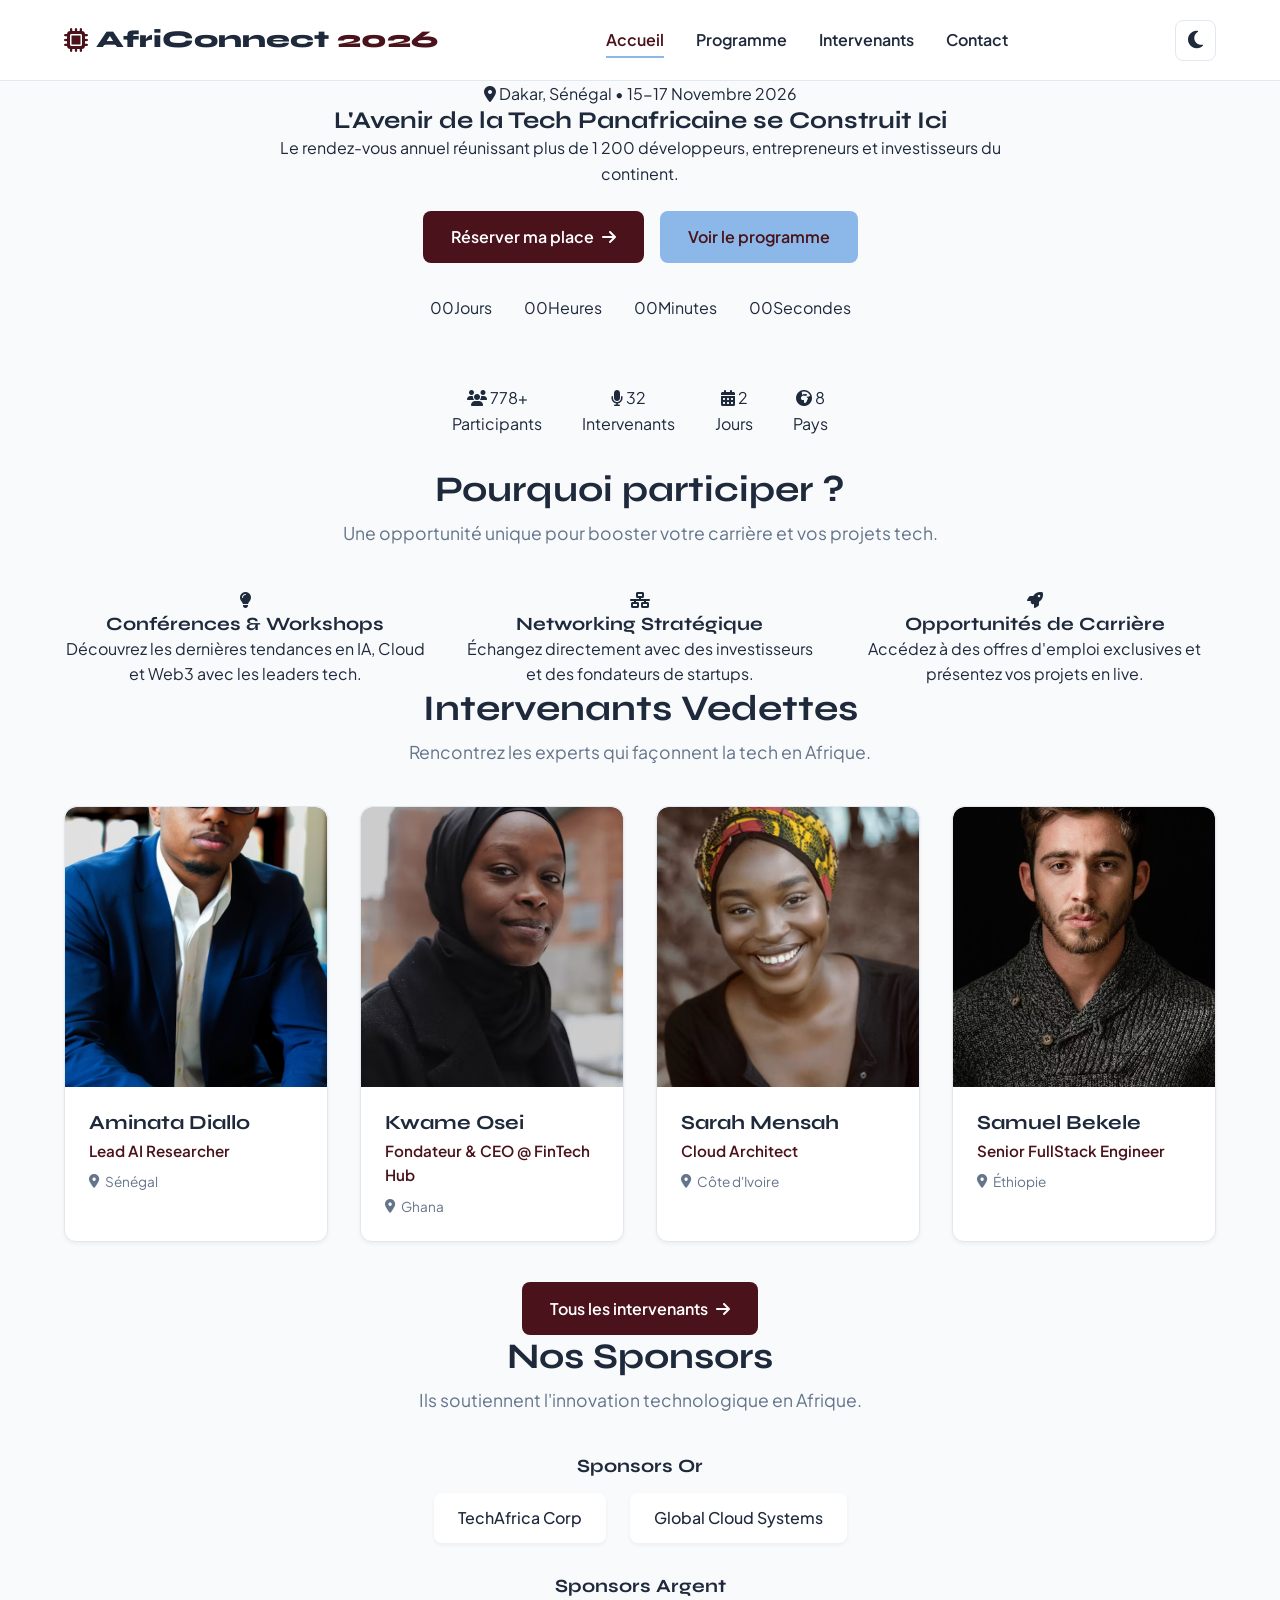
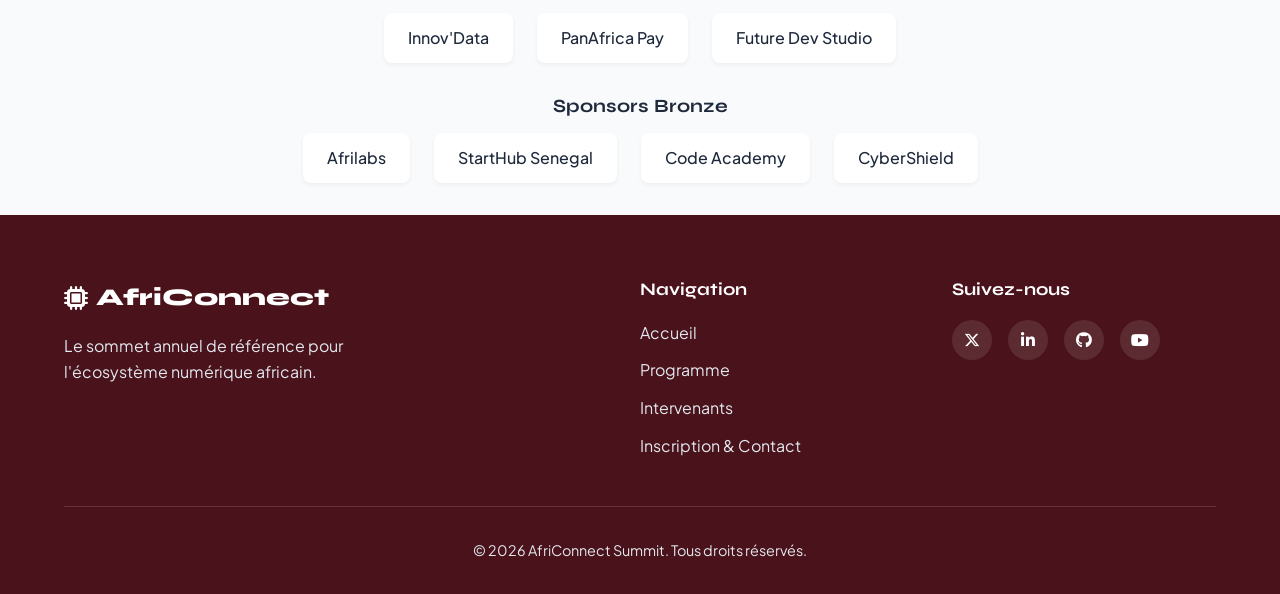
<file: index.html>
<!DOCTYPE html>
<html lang="fr" data-theme="light">
<head>
  <meta charset="UTF-8">
  <meta name="viewport" content="width=device-width, initial-scale=1.0">
  <title>AfriConnect Summit 2026 | Accueil</title>

  <!-- Google Fonts -->
  <link rel="preconnect" href="https://fonts.googleapis.com">
  <link rel="preconnect" href="https://fonts.gstatic.com" crossorigin>
  <link href="https://fonts.googleapis.com/css2?family=Plus+Jakarta+Sans:wght@400;500;600;700&family=Syne:wght@700;800&display=swap" rel="stylesheet">

  <!-- Font Awesome (Icônes autorisées) -->
  <link rel="stylesheet" href="https://cdnjs.cloudflare.com/ajax/libs/font-awesome/6.5.1/css/all.min.css">

  <link rel="stylesheet" href="css/style.css">
</head>
<body>

  <!-- Header / Navigation -->
  <header class="header" id="header">
    <nav class="navbar" aria-label="Navigation principale">
      <a href="index.html" class="nav-logo">
        <i class="fa-solid fa-microchip" aria-hidden="true"></i>
        <span>AfriConnect</span> 2026
      </a>

      <ul class="nav-menu" id="nav-menu">
        <li class="nav-item"><a href="index.html" class="nav-link active">Accueil</a></li>
        <li class="nav-item"><a href="programme.html" class="nav-link">Programme</a></li>
        <li class="nav-item"><a href="intervenants.html" class="nav-link">Intervenants</a></li>
        <li class="nav-item"><a href="contact.html" class="nav-link">Contact</a></li>
      </ul>

      <div class="nav-actions">
        <button id="theme-toggle" class="theme-toggle" aria-label="Changer de thème">
          <i class="fa-solid fa-moon" id="theme-icon" aria-hidden="true"></i>
        </button>
        <button id="menu-hamburger" class="menu-hamburger" aria-label="Ouvrir le menu" aria-expanded="false" aria-controls="nav-menu">
          <i class="fa-solid fa-bars" id="hamburger-icon" aria-hidden="true"></i>
        </button>
      </div>
    </nav>
  </header>

  <main>
    <!-- Section Hero -->
    <section class="hero-section" id="hero">
      <div class="hero-container">
        <span class="hero-badge"><i class="fa-solid fa-location-dot" aria-hidden="true"></i> Dakar, Sénégal &bull; 15-17 Novembre 2026</span>
        
        <h1 class="hero-title">L'Avenir de la Tech Panafricaine se Construit Ici</h1>
        
        <p class="hero-subtitle">
          Le rendez-vous annuel réunissant plus de 1 200 développeurs, entrepreneurs et investisseurs du continent.
        </p>

        <div class="hero-cta-group">
          <a href="contact.html" class="btn btn-primary">Réserver ma place <i class="fa-solid fa-arrow-right" aria-hidden="true"></i></a>
          <a href="programme.html" class="btn btn-secondary">Voir le programme</a>
        </div>

        <div class="countdown-container" aria-label="Compte à rebours">
          <div class="countdown-item"><span class="countdown-number" id="days">00</span><span class="countdown-label">Jours</span></div>
          <div class="countdown-item"><span class="countdown-number" id="hours">00</span><span class="countdown-label">Heures</span></div>
          <div class="countdown-item"><span class="countdown-number" id="minutes">00</span><span class="countdown-label">Minutes</span></div>
          <div class="countdown-item"><span class="countdown-number" id="seconds">00</span><span class="countdown-label">Secondes</span></div>
        </div>
      </div>
    </section>

    <!-- Section Chiffres Clés -->
    <section class="stats-section reveal" id="stats">
      <div class="container">
        <div class="stats-grid">
          <div class="stat-card">
            <i class="fa-solid fa-users stat-icon" aria-hidden="true"></i>
            <span class="stat-number" data-target="1200">0</span><span class="stat-plus">+</span>
            <p class="stat-label">Participants</p>
          </div>
          <div class="stat-card">
            <i class="fa-solid fa-microphone stat-icon" aria-hidden="true"></i>
            <span class="stat-number" data-target="48">0</span>
            <p class="stat-label">Intervenants</p>
          </div>
          <div class="stat-card">
            <i class="fa-solid fa-calendar-days stat-icon" aria-hidden="true"></i>
            <span class="stat-number" data-target="3">0</span>
            <p class="stat-label">Jours</p>
          </div>
          <div class="stat-card">
            <i class="fa-solid fa-earth-africa stat-icon" aria-hidden="true"></i>
            <span class="stat-number" data-target="12">0</span>
            <p class="stat-label">Pays</p>
          </div>
        </div>
      </div>
    </section>

    <!-- Section Pourquoi Participer -->
    <section class="why-section reveal" id="why">
      <div class="container">
        <h2 class="section-title">Pourquoi participer ?</h2>
        <p class="section-subtitle">Une opportunité unique pour booster votre carrière et vos projets tech.</p>

        <div class="why-flex-container">
          <article class="why-card">
            <div class="why-icon-box"><i class="fa-solid fa-lightbulb" aria-hidden="true"></i></div>
            <h3 class="why-card-title">Conférences & Workshops</h3>
            <p class="why-card-desc">Découvrez les dernières tendances en IA, Cloud et Web3 avec les leaders tech.</p>
          </article>

          <article class="why-card">
            <div class="why-icon-box"><i class="fa-solid fa-network-wired" aria-hidden="true"></i></div>
            <h3 class="why-card-title">Networking Stratégique</h3>
            <p class="why-card-desc">Échangez directement avec des investisseurs et des fondateurs de startups.</p>
          </article>

          <article class="why-card">
            <div class="why-icon-box"><i class="fa-solid fa-rocket" aria-hidden="true"></i></div>
            <h3 class="why-card-title">Opportunités de Carrière</h3>
            <p class="why-card-desc">Accédez à des offres d'emploi exclusives et présentez vos projets en live.</p>
          </article>
        </div>
      </div>
    </section>

    <!-- Section Intervenants Vedettes -->
    <section class="speakers-section reveal" id="featured-speakers">
      <div class="container">
        <h2 class="section-title">Intervenants Vedettes</h2>
        <p class="section-subtitle">Rencontrez les experts qui façonnent la tech en Afrique.</p>

        <div class="speakers-grid">
          <article class="speaker-card">
            <div class="speaker-image-wrapper">
              <img src="images/Samuel Bekele.jpg.avif" alt="Photo de Aminata Diallo" class="speaker-img" loading="lazy">
            </div>
            <div class="speaker-info">
              <h3 class="speaker-name">Aminata Diallo</h3>
              <p class="speaker-role">Lead AI Researcher</p>
              <span class="speaker-country"><i class="fa-solid fa-location-dot" aria-hidden="true"></i> Sénégal</span>
            </div>
          </article>

          <article class="speaker-card">
            <div class="speaker-image-wrapper">
              <img src="images/Kwame Osei.jpg.avif" alt="Photo de Kwame Osei" class="speaker-img" loading="lazy">
            </div>
            <div class="speaker-info">
              <h3 class="speaker-name">Kwame Osei</h3>
              <p class="speaker-role">Fondateur & CEO @ FinTech Hub</p>
              <span class="speaker-country"><i class="fa-solid fa-location-dot" aria-hidden="true"></i> Ghana</span>
            </div>
          </article>

          <article class="speaker-card">
            <div class="speaker-image-wrapper">
              <img src="images/Sarah Mensah.jpg.avif" alt="Photo de Sarah Mensah" class="speaker-img" loading="lazy">
            </div>
            <div class="speaker-info">
              <h3 class="speaker-name">Sarah Mensah</h3>
              <p class="speaker-role">Cloud Architect</p>
              <span class="speaker-country"><i class="fa-solid fa-location-dot" aria-hidden="true"></i> Côte d'Ivoire</span>
            </div>
          </article>

          <article class="speaker-card">
            <div class="speaker-image-wrapper">
              <img src="images/Tariq Al-Fayed.jpg.avif" alt="Photo de Samuel Bekele" class="speaker-img" loading="lazy">
            </div>
            <div class="speaker-info">
              <h3 class="speaker-name">Samuel Bekele</h3>
              <p class="speaker-role">Senior FullStack Engineer</p>
              <span class="speaker-country"><i class="fa-solid fa-location-dot" aria-hidden="true"></i> Éthiopie</span>
            </div>
          </article>
        </div>

        <div class="center-btn">
          <a href="intervenants.html" class="btn btn-primary">Tous les intervenants <i class="fa-solid fa-arrow-right" aria-hidden="true"></i></a>
        </div>
      </div>
    </section>

    <!-- Section Sponsors -->
    <section class="sponsors-section reveal" id="sponsors">
      <div class="container">
        <h2 class="section-title">Nos Sponsors</h2>
        <p class="section-subtitle">Ils soutiennent l'innovation technologique en Afrique.</p>

        <div class="sponsor-tier sponsor-gold">
          <h3 class="tier-title">Sponsors Or</h3>
          <div class="sponsors-flex">
            <div class="sponsor-logo">TechAfrica Corp</div>
            <div class="sponsor-logo">Global Cloud Systems</div>
          </div>
        </div>

        <div class="sponsor-tier sponsor-silver">
          <h3 class="tier-title">Sponsors Argent</h3>
          <div class="sponsors-flex">
            <div class="sponsor-logo">Innov'Data</div>
            <div class="sponsor-logo">PanAfrica Pay</div>
            <div class="sponsor-logo">Future Dev Studio</div>
          </div>
        </div>

        <div class="sponsor-tier sponsor-bronze">
          <h3 class="tier-title">Sponsors Bronze</h3>
          <div class="sponsors-flex">
            <div class="sponsor-logo">Afrilabs</div>
            <div class="sponsor-logo">StartHub Senegal</div>
            <div class="sponsor-logo">Code Academy</div>
            <div class="sponsor-logo">CyberShield</div>
          </div>
        </div>
      </div>
    </section>
  </main>

  <!-- Footer -->
  <footer class="footer">
    <div class="container">
      <div class="footer-grid">
        <div class="footer-col">
          <a href="index.html" class="footer-logo"><i class="fa-solid fa-microchip" aria-hidden="true"></i> AfriConnect</a>
          <p class="footer-desc">Le sommet annuel de référence pour l'écosystème numérique africain.</p>
        </div>

        <div class="footer-col">
          <h4 class="footer-heading">Navigation</h4>
          <ul class="footer-links">
            <li><a href="index.html">Accueil</a></li>
            <li><a href="programme.html">Programme</a></li>
            <li><a href="intervenants.html">Intervenants</a></li>
            <li><a href="contact.html">Inscription & Contact</a></li>
          </ul>
        </div>

        <div class="footer-col">
          <h4 class="footer-heading">Suivez-nous</h4>
          <div class="social-links">
            <a href="#" aria-label="X (Twitter)"><i class="fa-brands fa-x-twitter" aria-hidden="true"></i></a>
            <a href="#" aria-label="LinkedIn"><i class="fa-brands fa-linkedin-in" aria-hidden="true"></i></a>
            <a href="#" aria-label="GitHub"><i class="fa-brands fa-github" aria-hidden="true"></i></a>
            <a href="#" aria-label="YouTube"><i class="fa-brands fa-youtube" aria-hidden="true"></i></a>
          </div>
        </div>
      </div>

      <div class="footer-bottom">
        <p>&copy; <span id="current-year"></span> AfriConnect Summit. Tous droits réservés.</p>
      </div>
    </div>
  </footer>

  <!-- Bouton Retour en haut -->
  <button id="back-to-top" class="back-to-top" aria-label="Retourner en haut">
    <i class="fa-solid fa-arrow-up" aria-hidden="true"></i>
  </button>

  <script src="js/main.js"></script>
</body>
</html>
</file>
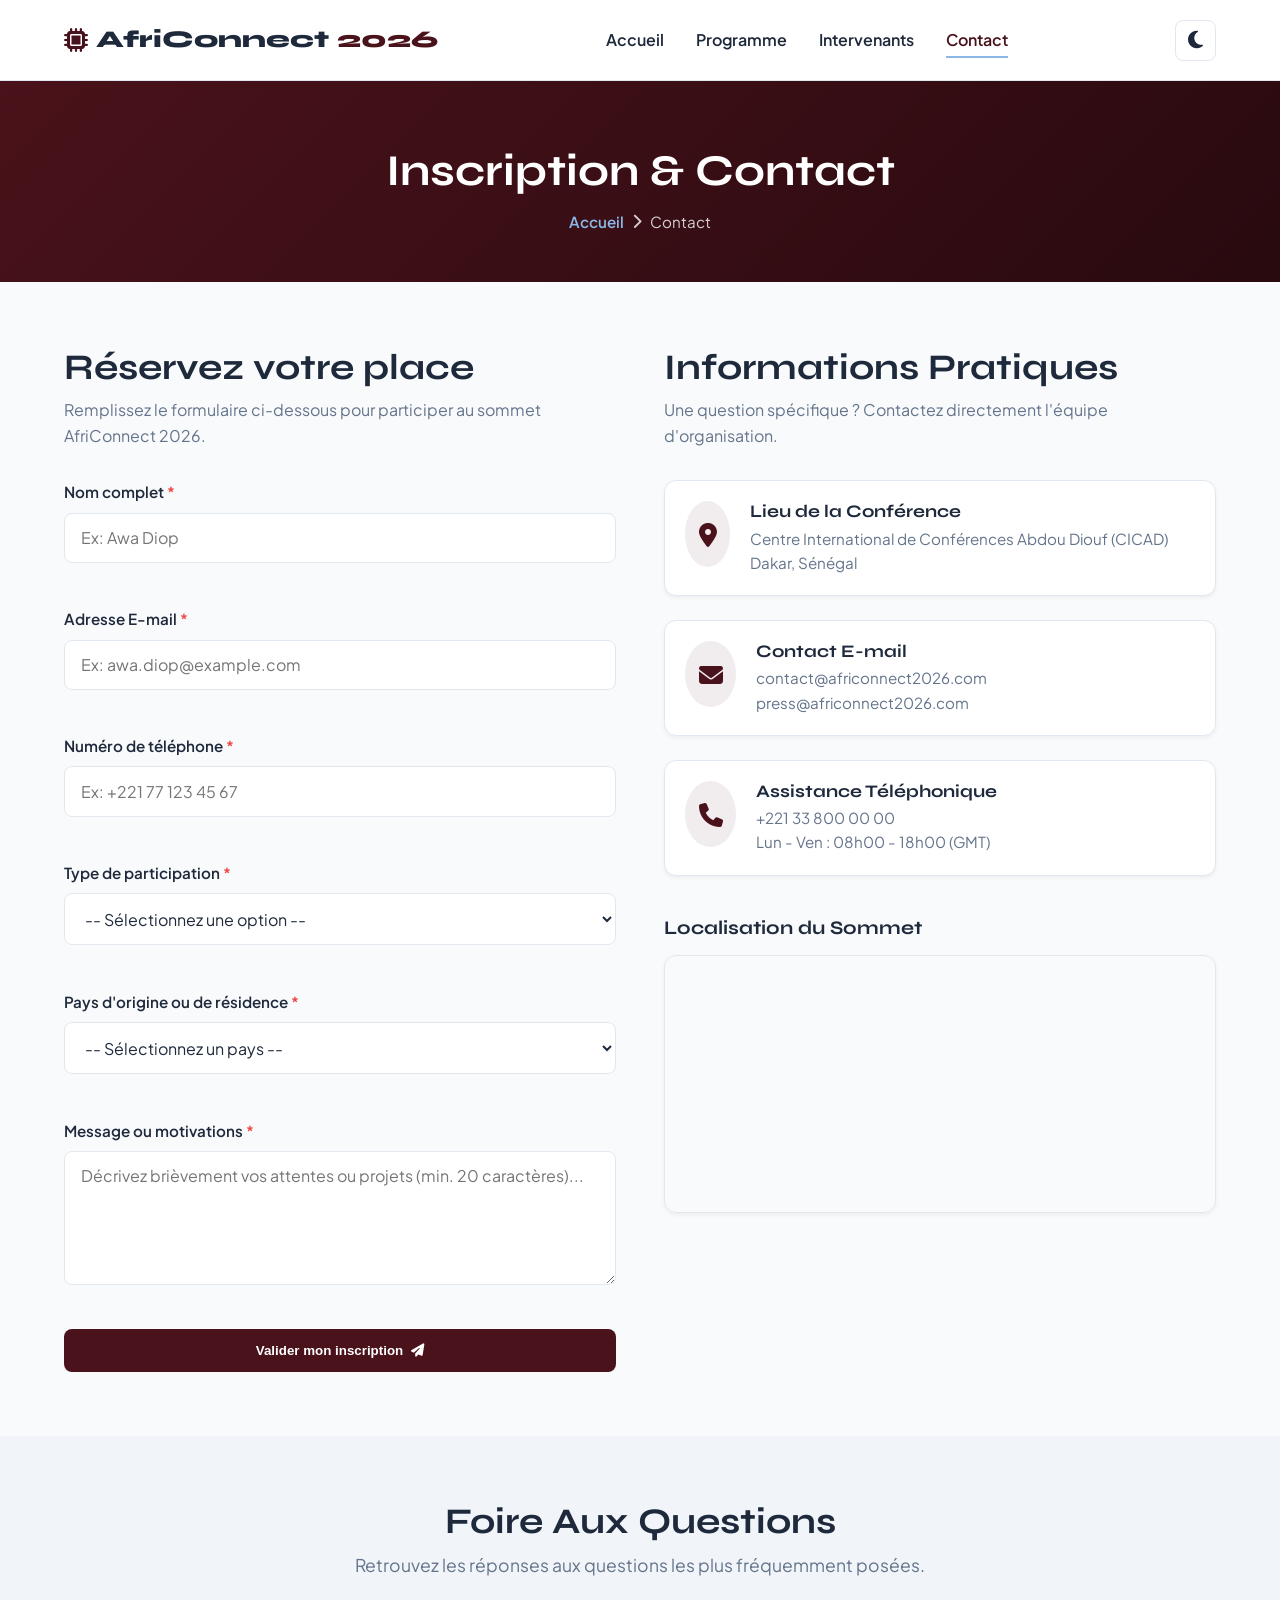
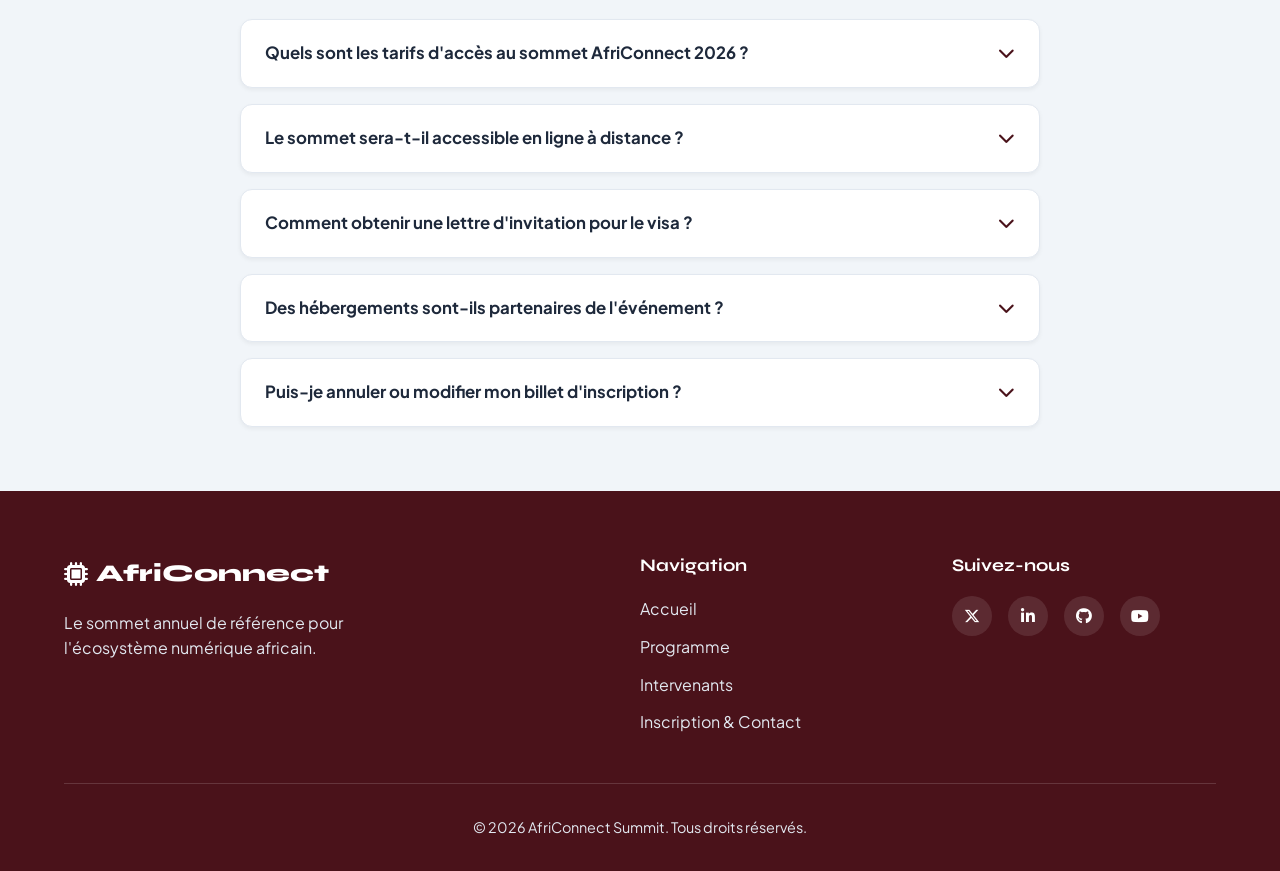
<file: contact.html>
<!DOCTYPE html>
<html lang="fr" data-theme="light">
<head>
  <meta charset="UTF-8">
  <meta name="viewport" content="width=device-width, initial-scale=1.0">
  <title>AfriConnect Summit 2026 | Inscription & Contact</title>

  <!-- Google Fonts -->
  <link rel="preconnect" href="https://fonts.googleapis.com">
  <link rel="preconnect" href="https://fonts.gstatic.com" crossorigin>
  <link href="https://fonts.googleapis.com/css2?family=Plus+Jakarta+Sans:wght@400;500;600;700&family=Syne:wght@700;800&display=swap" rel="stylesheet">

  <!-- Font Awesome -->
  <link rel="stylesheet" href="https://cdnjs.cloudflare.com/ajax/libs/font-awesome/6.5.1/css/all.min.css">

  <link rel="stylesheet" href="css/style.css">
</head>
<body>

  <!-- Header / Navigation -->
  <header class="header" id="header">
    <nav class="navbar" aria-label="Navigation principale">
      <a href="index.html" class="nav-logo">
        <i class="fa-solid fa-microchip" aria-hidden="true"></i>
        <span>AfriConnect</span> 2026
      </a>

      <ul class="nav-menu" id="nav-menu">
        <li class="nav-item"><a href="index.html" class="nav-link">Accueil</a></li>
        <li class="nav-item"><a href="programme.html" class="nav-link">Programme</a></li>
        <li class="nav-item"><a href="intervenants.html" class="nav-link">Intervenants</a></li>
        <li class="nav-item"><a href="contact.html" class="nav-link active">Contact</a></li>
      </ul>

      <div class="nav-actions">
        <button id="theme-toggle" class="theme-toggle" aria-label="Changer de thème">
          <i class="fa-solid fa-moon" id="theme-icon" aria-hidden="true"></i>
        </button>
        <button id="menu-hamburger" class="menu-hamburger" aria-label="Ouvrir le menu" aria-expanded="false" aria-controls="nav-menu">
          <i class="fa-solid fa-bars" id="hamburger-icon" aria-hidden="true"></i>
        </button>
      </div>
    </nav>
  </header>

  <main>
    <!-- Hero Interne -->
    <section class="page-hero">
      <div class="container">
        <h1 class="page-title">Inscription & Contact</h1>
        <nav class="breadcrumb" aria-label="Fil d'Ariane">
          <a href="index.html">Accueil</a>
          <i class="fa-solid fa-chevron-right" aria-hidden="true"></i>
          <span>Contact</span>
        </nav>
      </div>
    </section>

    <!-- Section Formulaire et Infos (Flexbox) -->
    <section class="contact-section">
      <div class="container">
        <div class="contact-wrapper">
          
          <!-- Formulaire d'inscription (Gauche) -->
          <div class="contact-form-container">
            <h2 class="section-title text-left">Réservez votre place</h2>
            <p class="form-intro">Remplissez le formulaire ci-dessous pour participer au sommet AfriConnect 2026.</p>

            <!-- Box message de succès (masquée par défaut, gérée en JS) -->
            <div id="form-success-msg" class="alert-success" style="display: none;" role="alert">
              <i class="fa-solid fa-circle-check" aria-hidden="true"></i>
              <div>
                <strong>Inscription validée !</strong>
                <p>Un e-mail de confirmation vous a été envoyé avec vos accès au sommet.</p>
              </div>
            </div>

            <form id="registration-form" class="contact-form" novalidate>
              <!-- Nom complet -->
              <div class="form-group">
                <label for="fullname">Nom complet <span class="required">*</span></label>
                <input type="text" id="fullname" name="fullname" placeholder="Ex: Awa Diop" required>
                <span class="error-msg" id="error-fullname"></span>
              </div>

              <!-- Email -->
              <div class="form-group">
                <label for="email">Adresse E-mail <span class="required">*</span></label>
                <input type="email" id="email" name="email" placeholder="Ex: awa.diop@example.com" required>
                <span class="error-msg" id="error-email"></span>
              </div>

              <!-- Téléphone -->
              <div class="form-group">
                <label for="phone">Numéro de téléphone <span class="required">*</span></label>
                <input type="tel" id="phone" name="phone" placeholder="Ex: +221 77 123 45 67" required>
                <span class="error-msg" id="error-phone"></span>
              </div>

              <!-- Type de participation -->
              <div class="form-group">
                <label for="pass-type">Type de participation <span class="required">*</span></label>
                <select id="pass-type" name="pass-type" required>
                  <option value="" disabled selected>-- Sélectionnez une option --</option>
                  <option value="pass-standard">Pass Standard (3 Jours)</option>
                  <option value="pass-vip">Pass VIP & Networking</option>
                  <option value="pass-etudiant">Pass Étudiant / Chercheur</option>
                  <option value="pass-presse">Pass Presse & Média</option>
                </select>
                <span class="error-msg" id="error-pass-type"></span>
              </div>

              <!-- Pays africain (12 options) -->
              <div class="form-group">
                <label for="country">Pays d'origine ou de résidence <span class="required">*</span></label>
                <select id="country" name="country" required>
                  <option value="" disabled selected>-- Sélectionnez un pays --</option>
                  <option value="SN">Sénégal</option>
                  <option value="CI">Côte d'Ivoire</option>
                  <option value="GH">Ghana</option>
                  <option value="NG">Nigéria</option>
                  <option value="MA">Maroc</option>
                  <option value="KE">Kenya</option>
                  <option value="RW">Rwanda</option>
                  <option value="CMR">Cameroun</option>
                  <option value="MALI">Mali</option>
                  <option value="BEN">Bénin</option>
                  <option value="EGY">Égypte</option>
                  <option value="ZAF">Afrique du Sud</option>
                </select>
                <span class="error-msg" id="error-country"></span>
              </div>

              <!-- Message / Motivation -->
              <div class="form-group">
                <label for="message">Message ou motivations <span class="required">*</span></label>
                <textarea id="message" name="message" rows="5" placeholder="Décrivez brièvement vos attentes ou projets (min. 20 caractères)..." required></textarea>
                <span class="error-msg" id="error-message"></span>
              </div>

              <button type="submit" class="btn btn-primary btn-block">
                <span>Valider mon inscription</span>
                <i class="fa-solid fa-paper-plane" aria-hidden="true"></i>
              </button>
            </form>
          </div>

          <!-- Colonne Informations pratiques (Droite) -->
          <div class="contact-info-container">
            <h2 class="section-title text-left">Informations Pratiques</h2>
            <p class="info-intro">Une question spécifique ? Contactez directement l'équipe d'organisation.</p>

            <div class="info-cards-list">
              <div class="info-card">
                <div class="info-icon"><i class="fa-solid fa-location-dot" aria-hidden="true"></i></div>
                <div class="info-content">
                  <h3>Lieu de la Conférence</h3>
                  <p>Centre International de Conférences Abdou Diouf (CICAD)<br>Dakar, Sénégal</p>
                </div>
              </div>

              <div class="info-card">
                <div class="info-icon"><i class="fa-solid fa-envelope" aria-hidden="true"></i></div>
                <div class="info-content">
                  <h3>Contact E-mail</h3>
                  <p><a href="mailto:contact@africonnect2026.com">contact@africonnect2026.com</a></p>
                  <p><a href="mailto:press@africonnect2026.com">press@africonnect2026.com</a></p>
                </div>
              </div>

              <div class="info-card">
                <div class="info-icon"><i class="fa-solid fa-phone" aria-hidden="true"></i></div>
                <div class="info-content">
                  <h3>Assistance Téléphonique</h3>
                  <p>+221 33 800 00 00</p>
                  <p>Lun - Ven : 08h00 - 18h00 (GMT)</p>
                </div>
              </div>
            </div>

            <!-- Carte Google Maps -->
            <div class="map-wrapper">
              <h3>Localisation du Sommet</h3>
              <div class="map-container">
                <iframe 
                  src="https://www.google.com/maps/embed?pb=!1m18!1m12!1m3!1d3858.3371948831966!2d-17.18567542490159!3d14.750106285753066!2m3!1f0!2f0!3f0!3m2!1i1024!2i768!4f13.1!3m3!1m2!1s0xec10bb84c56adcd%3A0xb36b5bc93c39d8df!2sCICAD%20-%20Centre%20International%20de%20Conf%C3%A9rences%20Abdou%20Diouf!5e0!3m2!1sfr!2ssn!4v1700000000000!5m2!1sfr!2ssn" 
                  width="100%" 
                  height="250" 
                  style="border:0;" 
                  allowfullscreen="" 
                  loading="lazy" 
                  referrerpolicy="no-referrer-when-downgrade"
                  title="Carte de localisation du CICAD Dakar">
                </iframe>
              </div>
            </div>
          </div>

        </div>
      </div>
    </section>

    <!-- Section FAQ en Accordéon CSS Pur -->
    <section class="faq-section reveal">
      <div class="container">
        <h2 class="section-title">Foire Aux Questions</h2>
        <p class="section-subtitle">Retrouvez les réponses aux questions les plus fréquemment posées.</p>

        <div class="faq-accordion">
          <!-- Question 1 -->
          <div class="faq-item">
            <input type="radio" name="faq-group" id="faq-1" class="faq-toggle">
            <label for="faq-1" class="faq-header">
              <span class="faq-question">Quels sont les tarifs d'accès au sommet AfriConnect 2026 ?</span>
              <i class="fa-solid fa-chevron-down faq-arrow" aria-hidden="true"></i>
            </label>
            <div class="faq-body">
              <div class="faq-content">
                <p>L'accès Pass Standard est fixé à 50 000 FCFA. Les pass VIP donnant accès aux dîners de gala et salons VIP sont à 150 000 FCFA. Un tarif préférentiel de 15 000 FCFA est proposé aux étudiants sur présentation de leur carte d'étudiant valide.</p>
              </div>
            </div>
          </div>

          <!-- Question 2 -->
          <div class="faq-item">
            <input type="radio" name="faq-group" id="faq-2" class="faq-toggle">
            <label for="faq-2" class="faq-header">
              <span class="faq-question">Le sommet sera-t-il accessible en ligne à distance ?</span>
              <i class="fa-solid fa-chevron-down faq-arrow" aria-hidden="true"></i>
            </label>
            <div class="faq-body">
              <div class="faq-content">
                <p>Oui, toutes les sessions plénières et keynotes de l'Auditorium A seront retransmises en streaming HD sur notre plateforme numérique pour les participants munis d'un Pass virtuel en ligne.</p>
              </div>
            </div>
          </div>

          <!-- Question 3 -->
          <div class="faq-item">
            <input type="radio" name="faq-group" id="faq-3" class="faq-toggle">
            <label for="faq-3" class="faq-header">
              <span class="faq-question">Comment obtenir une lettre d'invitation pour le visa ?</span>
              <i class="fa-solid fa-chevron-down faq-arrow" aria-hidden="true"></i>
            </label>
            <div class="faq-body">
              <div class="faq-content">
                <p>Une fois votre formulaire d'inscription validé et votre règlement effectué, un document officiel de confirmation d'inscription vous est adressé automatiquement par e-mail afin de vous appuyer dans vos démarches de visa.</p>
              </div>
            </div>
          </div>

          <!-- Question 4 -->
          <div class="faq-item">
            <input type="radio" name="faq-group" id="faq-4" class="faq-toggle">
            <label for="faq-4" class="faq-header">
              <span class="faq-question">Des hébergements sont-ils partenaires de l'événement ?</span>
              <i class="fa-solid fa-chevron-down faq-arrow" aria-hidden="true"></i>
            </label>
            <div class="faq-body">
              <div class="faq-content">
                <p>Oui, nous avons conclu des partenariats avec plusieurs complexes hôteliers situés à proximité du CICAD (Diamniadio) et à Dakar centre, offrant jusqu'à 25% de réduction aux participants enregistrés.</p>
              </div>
            </div>
          </div>

          <!-- Question 5 -->
          <div class="faq-item">
            <input type="radio" name="faq-group" id="faq-5" class="faq-toggle">
            <label for="faq-5" class="faq-header">
              <span class="faq-question">Puis-je annuler ou modifier mon billet d'inscription ?</span>
              <i class="fa-solid fa-chevron-down faq-arrow" aria-hidden="true"></i>
            </label>
            <div class="faq-body">
              <div class="faq-content">
                <p>Les annulations donnant lieu à un remboursement intégral sont acceptées jusqu'à 15 jours avant le début du sommet. Passé ce délai, les transferts de billets vers un tiers restent possibles sans frais supplémentaires.</p>
              </div>
            </div>
          </div>
        </div>
      </div>
    </section>
  </main>

  <!-- Footer -->
  <footer class="footer">
    <div class="container">
      <div class="footer-grid">
        <div class="footer-col">
          <a href="index.html" class="footer-logo"><i class="fa-solid fa-microchip" aria-hidden="true"></i> AfriConnect</a>
          <p class="footer-desc">Le sommet annuel de référence pour l'écosystème numérique africain.</p>
        </div>

        <div class="footer-col">
          <h4 class="footer-heading">Navigation</h4>
          <ul class="footer-links">
            <li><a href="index.html">Accueil</a></li>
            <li><a href="programme.html">Programme</a></li>
            <li><a href="intervenants.html">Intervenants</a></li>
            <li><a href="contact.html">Inscription & Contact</a></li>
          </ul>
        </div>

        <div class="footer-col">
          <h4 class="footer-heading">Suivez-nous</h4>
          <div class="social-links">
            <a href="#" aria-label="X (Twitter)"><i class="fa-brands fa-x-twitter" aria-hidden="true"></i></a>
            <a href="#" aria-label="LinkedIn"><i class="fa-brands fa-linkedin-in" aria-hidden="true"></i></a>
            <a href="#" aria-label="GitHub"><i class="fa-brands fa-github" aria-hidden="true"></i></a>
            <a href="#" aria-label="YouTube"><i class="fa-brands fa-youtube" aria-hidden="true"></i></a>
          </div>
        </div>
      </div>

      <div class="footer-bottom">
        <p>&copy; <span id="current-year"></span> AfriConnect Summit. Tous droits réservés.</p>
      </div>
    </div>
  </footer>

  <!-- Bouton Retour en haut -->
  <button id="back-to-top" class="back-to-top" aria-label="Retourner en haut">
    <i class="fa-solid fa-arrow-up" aria-hidden="true"></i>
  </button>

  <script src="js/main.js"></script>
</body>
</html>
</file>
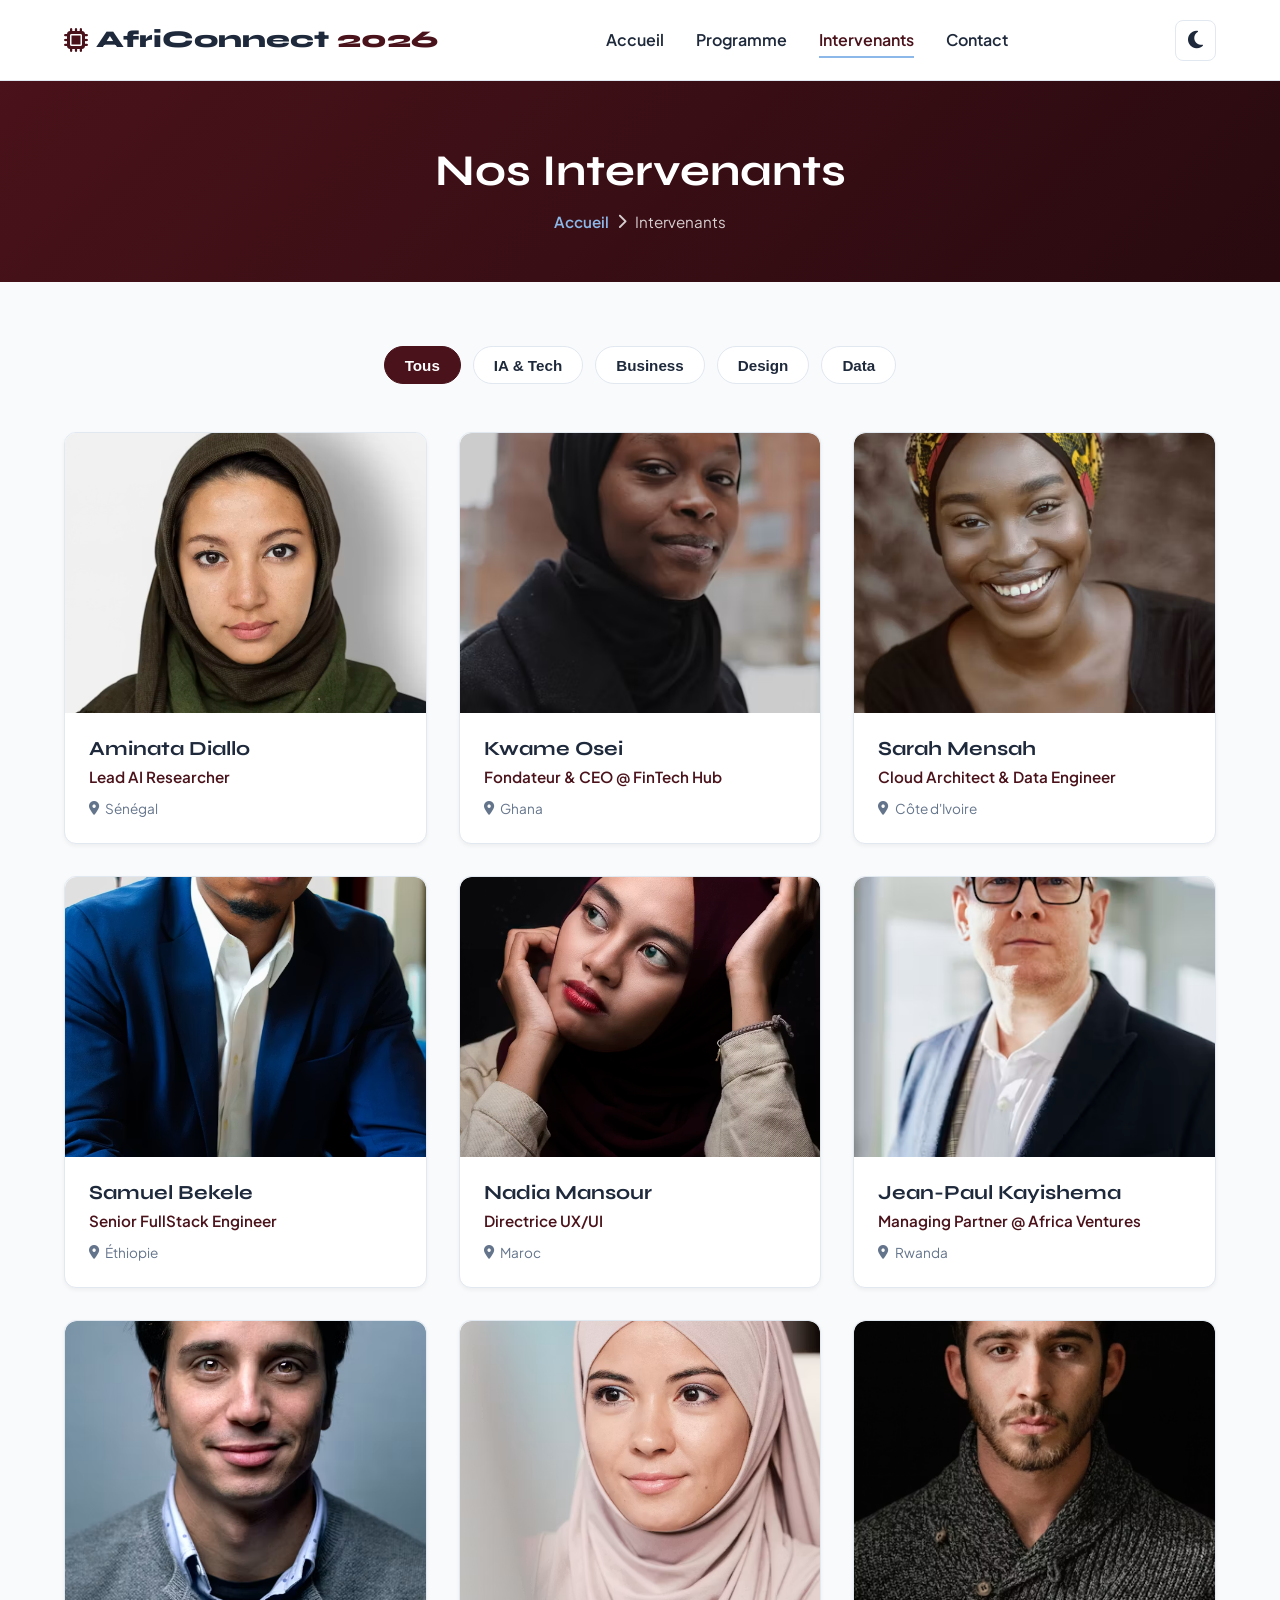
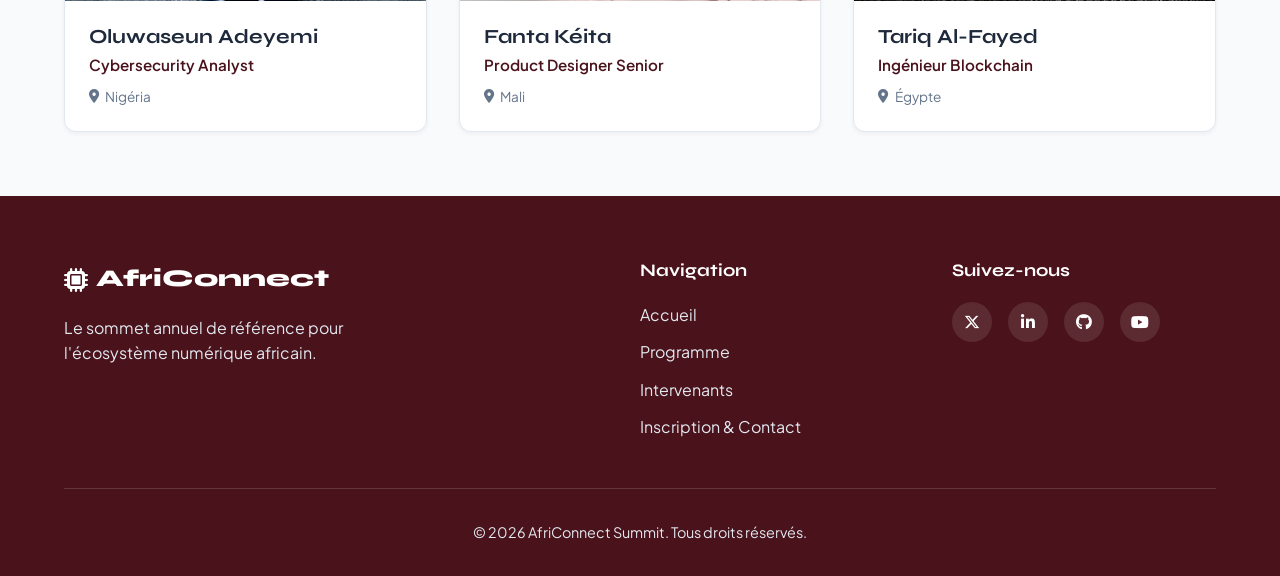
<file: intervenants.html>
<!DOCTYPE html>
<html lang="fr" data-theme="light">
<head>
  <meta charset="UTF-8">
  <meta name="viewport" content="width=device-width, initial-scale=1.0">
  <title>AfriConnect Summit 2026 | Intervenants</title>

  <!-- Google Fonts -->
  <link rel="preconnect" href="https://fonts.googleapis.com">
  <link rel="preconnect" href="https://fonts.gstatic.com" crossorigin>
  <link href="https://fonts.googleapis.com/css2?family=Plus+Jakarta+Sans:wght@400;500;600;700&family=Syne:wght@700;800&display=swap" rel="stylesheet">

  <!-- Font Awesome -->
  <link rel="stylesheet" href="https://cdnjs.cloudflare.com/ajax/libs/font-awesome/6.5.1/css/all.min.css">

  <link rel="stylesheet" href="css/style.css">
</head>
<body>

  <!-- Header / Navigation -->
  <header class="header" id="header">
    <nav class="navbar" aria-label="Navigation principale">
      <a href="index.html" class="nav-logo">
        <i class="fa-solid fa-microchip" aria-hidden="true"></i>
        <span>AfriConnect</span> 2026
      </a>

      <ul class="nav-menu" id="nav-menu">
        <li class="nav-item"><a href="index.html" class="nav-link">Accueil</a></li>
        <li class="nav-item"><a href="programme.html" class="nav-link">Programme</a></li>
        <li class="nav-item"><a href="intervenants.html" class="nav-link active">Intervenants</a></li>
        <li class="nav-item"><a href="contact.html" class="nav-link">Contact</a></li>
      </ul>

      <div class="nav-actions">
        <button id="theme-toggle" class="theme-toggle" aria-label="Changer de thème">
          <i class="fa-solid fa-moon" id="theme-icon" aria-hidden="true"></i>
        </button>
        <button id="menu-hamburger" class="menu-hamburger" aria-label="Ouvrir le menu" aria-expanded="false" aria-controls="nav-menu">
          <i class="fa-solid fa-bars" id="hamburger-icon" aria-hidden="true"></i>
        </button>
      </div>
    </nav>
  </header>

  <main>
    <!-- Hero Interne -->
    <section class="page-hero">
      <div class="container">
        <h1 class="page-title">Nos Intervenants</h1>
        <nav class="breadcrumb" aria-label="Fil d'Ariane">
          <a href="index.html">Accueil</a>
          <i class="fa-solid fa-chevron-right" aria-hidden="true"></i>
          <span>Intervenants</span>
        </nav>
      </div>
    </section>

    <!-- Section Filtrage et Grille d'intervenants -->
    <section class="speakers-list-section">
      <div class="container">
        
        <!-- Boutons de filtrage dynamique (Gestion JS) -->
        <div class="filter-controls" role="group" aria-label="Filtrer les intervenants par thématique">
          <button class="filter-btn active" data-filter="all">Tous</button>
          <button class="filter-btn" data-filter="ia-tech">IA & Tech</button>
          <button class="filter-btn" data-filter="business">Business</button>
          <button class="filter-btn" data-filter="design">Design</button>
          <button class="filter-btn" data-filter="data">Data</button>
        </div>

        <!-- Grille CSS des 9 intervenants -->
        <div class="speakers-grid-main" id="speakers-gallery">
          
          <!-- Intervenant 1 (IA & Tech) -->
          <article class="speaker-card reveal" data-category="ia-tech">
            <div class="speaker-image-wrapper">
              <img src="images/AminataDiallo.jpg.avif" alt="Photo de Aminata Diallo" class="speaker-img" loading="lazy">
            </div>
            <div class="speaker-info">
              <h3 class="speaker-name">Aminata Diallo</h3>
              <p class="speaker-role">Lead AI Researcher</p>
              <span class="speaker-country"><i class="fa-solid fa-location-dot" aria-hidden="true"></i> Sénégal</span>
            </div>
          </article>

          <!-- Intervenant 2 (Business) -->
          <article class="speaker-card reveal" data-category="business">
            <div class="speaker-image-wrapper">
              <img src="images/Kwame Osei.jpg.avif" alt="Photo de Kwame Osei" class="speaker-img" loading="lazy">
            </div>
            <div class="speaker-info">
              <h3 class="speaker-name">Kwame Osei</h3>
              <p class="speaker-role">Fondateur & CEO @ FinTech Hub</p>
              <span class="speaker-country"><i class="fa-solid fa-location-dot" aria-hidden="true"></i> Ghana</span>
            </div>
          </article>

          <!-- Intervenant 3 (Data) -->
          <article class="speaker-card reveal" data-category="data">
            <div class="speaker-image-wrapper">
              <img src="images/Sarah Mensah.jpg.avif" alt="Photo de Sarah Mensah" class="speaker-img" loading="lazy">
            </div>
            <div class="speaker-info">
              <h3 class="speaker-name">Sarah Mensah</h3>
              <p class="speaker-role">Cloud Architect & Data Engineer</p>
              <span class="speaker-country"><i class="fa-solid fa-location-dot" aria-hidden="true"></i> Côte d'Ivoire</span>
            </div>
          </article>

          <!-- Intervenant 4 (IA & Tech) -->
          <article class="speaker-card reveal" data-category="ia-tech">
            <div class="speaker-image-wrapper">
              <img src="images/Samuel Bekele.jpg.avif" alt="Photo de Samuel Bekele" class="speaker-img" loading="lazy">
            </div>
            <div class="speaker-info">
              <h3 class="speaker-name">Samuel Bekele</h3>
              <p class="speaker-role">Senior FullStack Engineer</p>
              <span class="speaker-country"><i class="fa-solid fa-location-dot" aria-hidden="true"></i> Éthiopie</span>
            </div>
          </article>

          <!-- Intervenant 5 (Design) -->
          <article class="speaker-card reveal" data-category="design">
            <div class="speaker-image-wrapper">
              <img src="images/Nadia Mansour.jpg.avif" alt="Photo de Nadia Mansour" class="speaker-img" loading="lazy">
            </div>
            <div class="speaker-info">
              <h3 class="speaker-name">Nadia Mansour</h3>
              <p class="speaker-role">Directrice UX/UI</p>
              <span class="speaker-country"><i class="fa-solid fa-location-dot" aria-hidden="true"></i> Maroc</span>
            </div>
          </article>

          <!-- Intervenant 6 (Business) -->
          <article class="speaker-card reveal" data-category="business">
            <div class="speaker-image-wrapper">
              <img src="images/Jean-Paul Kayishema.jpg.avif" alt="Photo de Jean-Paul Kayishema" class="speaker-img" loading="lazy">
            </div>
            <div class="speaker-info">
              <h3 class="speaker-name">Jean-Paul Kayishema</h3>
              <p class="speaker-role">Managing Partner @ Africa Ventures</p>
              <span class="speaker-country"><i class="fa-solid fa-location-dot" aria-hidden="true"></i> Rwanda</span>
            </div>
          </article>

          <!-- Intervenant 7 (Data) -->
          <article class="speaker-card reveal" data-category="data">
            <div class="speaker-image-wrapper">
              <img src="images/Oluwaseun Adeyemi.jpg.avif" alt="Photo de Oluwaseun Adeyemi" class="speaker-img" loading="lazy">
            </div>
            <div class="speaker-info">
              <h3 class="speaker-name">Oluwaseun Adeyemi</h3>
              <p class="speaker-role">Cybersecurity Analyst</p>
              <span class="speaker-country"><i class="fa-solid fa-location-dot" aria-hidden="true"></i> Nigéria</span>
            </div>
          </article>

          <!-- Intervenant 8 (Design) -->
          <article class="speaker-card reveal" data-category="design">
            <div class="speaker-image-wrapper">
              <img src="images/FantaKeita.jpg" alt="Photo de Fanta Kéita" class="speaker-img" loading="lazy">
            </div>
            <div class="speaker-info">
              <h3 class="speaker-name">Fanta Kéita</h3>
              <p class="speaker-role">Product Designer Senior</p>
              <span class="speaker-country"><i class="fa-solid fa-location-dot" aria-hidden="true"></i> Mali</span>
            </div>
          </article>

          <!-- Intervenant 9 (IA & Tech) -->
          <article class="speaker-card reveal" data-category="ia-tech">
            <div class="speaker-image-wrapper">
              <img src="images/Tariq Al-Fayed.jpg.avif" alt="Photo de Tariq Al-Fayed" class="speaker-img" loading="lazy">
            </div>
            <div class="speaker-info">
              <h3 class="speaker-name">Tariq Al-Fayed</h3>
              <p class="speaker-role">Ingénieur Blockchain</p>
              <span class="speaker-country"><i class="fa-solid fa-location-dot" aria-hidden="true"></i> Égypte</span>
            </div>
          </article>

        </div>
      </div>
    </section>
  </main>

  <!-- Footer -->
  <footer class="footer">
    <div class="container">
      <div class="footer-grid">
        <div class="footer-col">
          <a href="index.html" class="footer-logo"><i class="fa-solid fa-microchip" aria-hidden="true"></i> AfriConnect</a>
          <p class="footer-desc">Le sommet annuel de référence pour l'écosystème numérique africain.</p>
        </div>

        <div class="footer-col">
          <h4 class="footer-heading">Navigation</h4>
          <ul class="footer-links">
            <li><a href="index.html">Accueil</a></li>
            <li><a href="programme.html">Programme</a></li>
            <li><a href="intervenants.html">Intervenants</a></li>
            <li><a href="contact.html">Inscription & Contact</a></li>
          </ul>
        </div>

        <div class="footer-col">
          <h4 class="footer-heading">Suivez-nous</h4>
          <div class="social-links">
            <a href="#" aria-label="X (Twitter)"><i class="fa-brands fa-x-twitter" aria-hidden="true"></i></a>
            <a href="#" aria-label="LinkedIn"><i class="fa-brands fa-linkedin-in" aria-hidden="true"></i></a>
            <a href="#" aria-label="GitHub"><i class="fa-brands fa-github" aria-hidden="true"></i></a>
            <a href="#" aria-label="YouTube"><i class="fa-brands fa-youtube" aria-hidden="true"></i></a>
          </div>
        </div>
      </div>

      <div class="footer-bottom">
        <p>&copy; <span id="current-year"></span> AfriConnect Summit. Tous droits réservés.</p>
      </div>
    </div>
  </footer>

  <!-- Bouton Retour en haut -->
  <button id="back-to-top" class="back-to-top" aria-label="Retourner en haut">
    <i class="fa-solid fa-arrow-up" aria-hidden="true"></i>
  </button>

  <script src="js/main.js"></script>
</body>
</html>
</file>
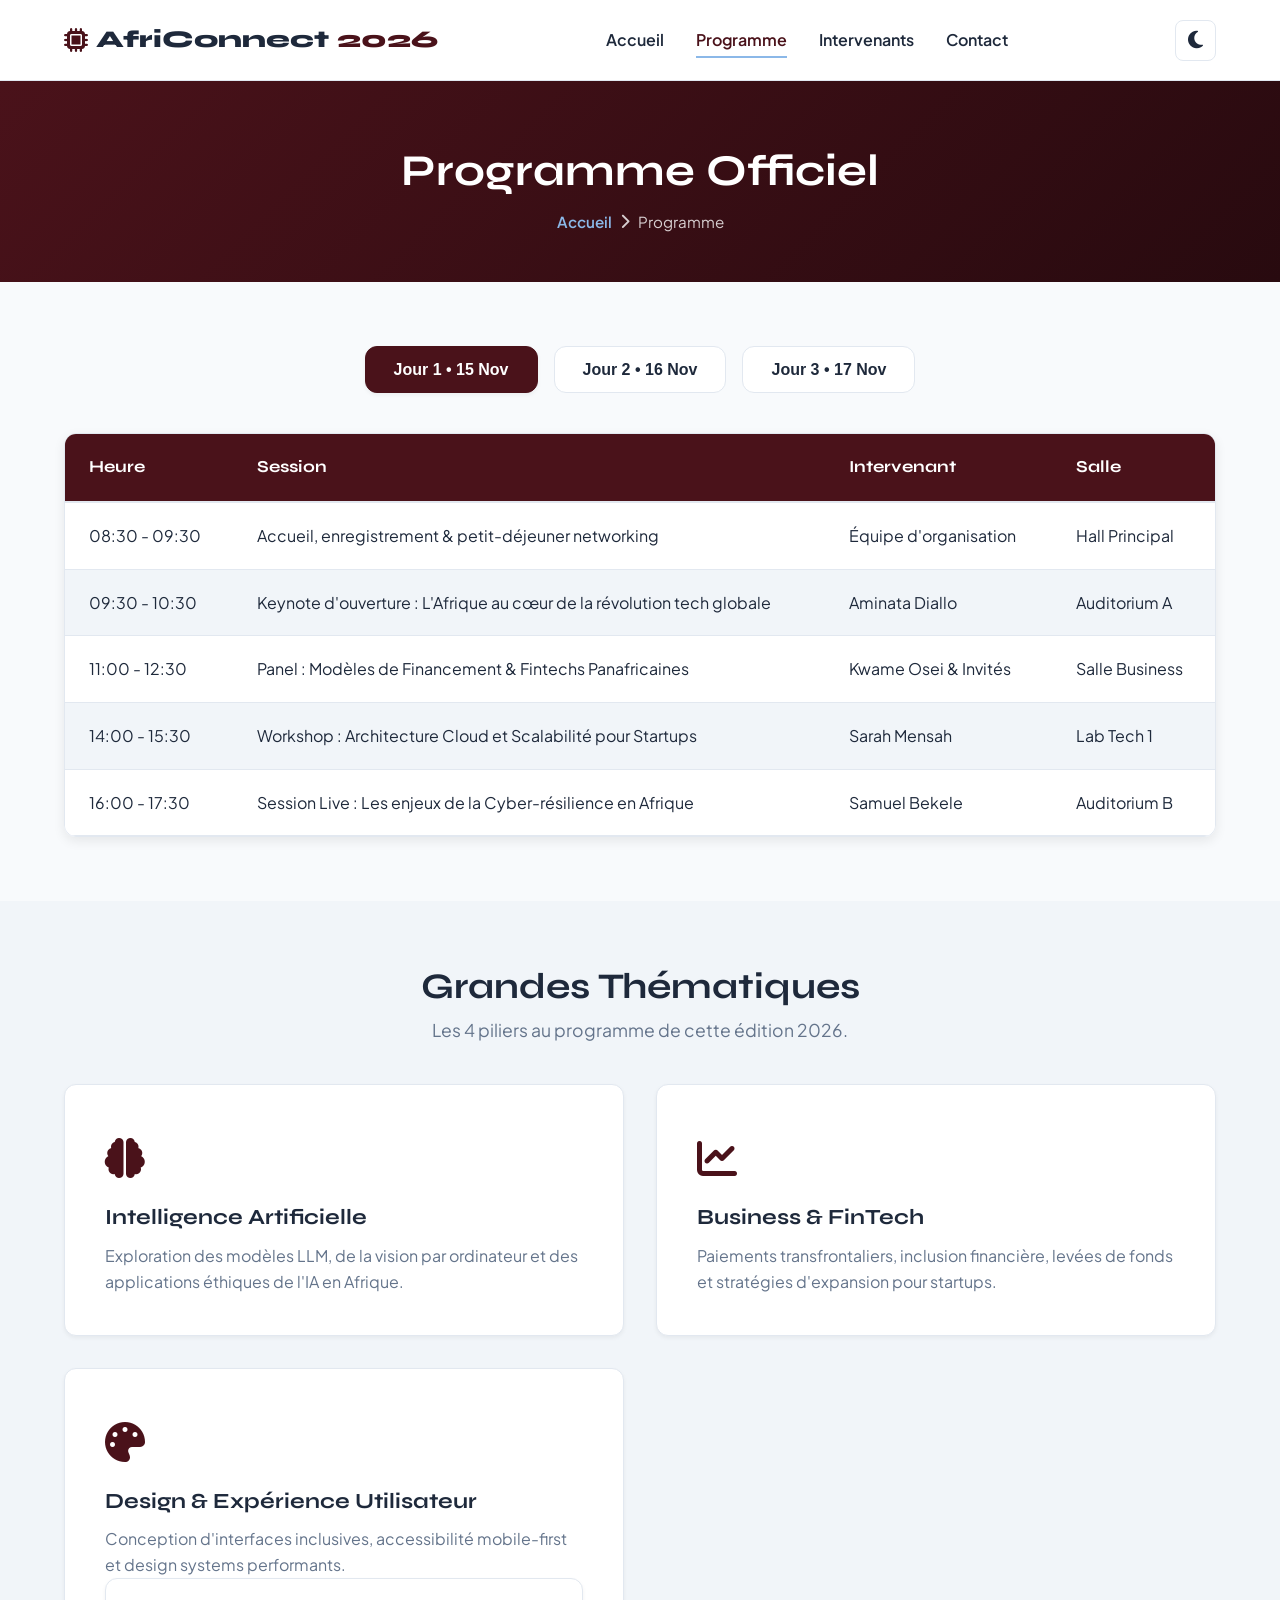
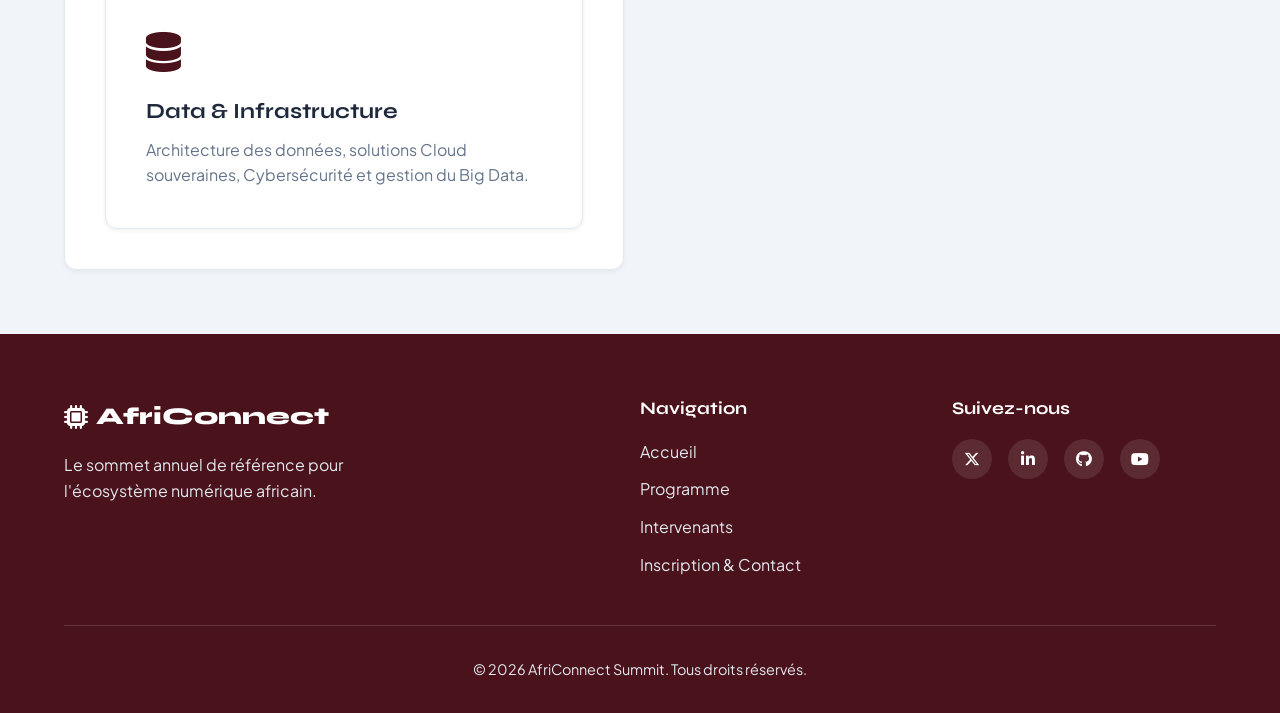
<file: programme.html>
<!DOCTYPE html>
<html lang="fr" data-theme="light">
<head>
  <meta charset="UTF-8">
  <meta name="viewport" content="width=device-width, initial-scale=1.0">
  <title>AfriConnect Summit 2026 | Programme</title>

  <!-- Google Fonts -->
  <link rel="preconnect" href="https://fonts.googleapis.com">
  <link rel="preconnect" href="https://fonts.gstatic.com" crossorigin>
  <link href="https://fonts.googleapis.com/css2?family=Plus+Jakarta+Sans:wght@400;500;600;700&family=Syne:wght@700;800&display=swap" rel="stylesheet">

  <!-- Font Awesome -->
  <link rel="stylesheet" href="https://cdnjs.cloudflare.com/ajax/libs/font-awesome/6.5.1/css/all.min.css">

  <link rel="stylesheet" href="css/style.css">
</head>
<body>

  <!-- Header / Navigation -->
  <header class="header" id="header">
    <nav class="navbar" aria-label="Navigation principale">
      <a href="index.html" class="nav-logo">
        <i class="fa-solid fa-microchip" aria-hidden="true"></i>
        <span>AfriConnect</span> 2026
      </a>

      <ul class="nav-menu" id="nav-menu">
        <li class="nav-item"><a href="index.html" class="nav-link">Accueil</a></li>
        <li class="nav-item"><a href="programme.html" class="nav-link active">Programme</a></li>
        <li class="nav-item"><a href="intervenants.html" class="nav-link">Intervenants</a></li>
        <li class="nav-item"><a href="contact.html" class="nav-link">Contact</a></li>
      </ul>

      <div class="nav-actions">
        <button id="theme-toggle" class="theme-toggle" aria-label="Changer de thème">
          <i class="fa-solid fa-moon" id="theme-icon" aria-hidden="true"></i>
        </button>
        <button id="menu-hamburger" class="menu-hamburger" aria-label="Ouvrir le menu" aria-expanded="false" aria-controls="nav-menu">
          <i class="fa-solid fa-bars" id="hamburger-icon" aria-hidden="true"></i>
        </button>
      </div>
    </nav>
  </header>

  <main>
    <!-- Hero Interne -->
    <section class="page-hero">
      <div class="container">
        <h1 class="page-title">Programme Officiel</h1>
        <nav class="breadcrumb" aria-label="Fil d'Ariane">
          <a href="index.html">Accueil</a>
          <i class="fa-solid fa-chevron-right" aria-hidden="true"></i>
          <span>Programme</span>
        </nav>
      </div>
    </section>

    <!-- Section Onglets & Planning (3 Jours) -->
    <section class="schedule-section">
      <div class="container">
        <!-- Boutons d'onglets pour la gestion JS -->
        <div class="tab-buttons" role="tablist">
          <button class="tab-btn active" data-tab="day1" role="tab" aria-selected="true">Jour 1 &bull; 15 Nov</button>
          <button class="tab-btn" data-tab="day2" role="tab" aria-selected="false">Jour 2 &bull; 16 Nov</button>
          <button class="tab-btn" data-tab="day3" role="tab" aria-selected="false">Jour 3 &bull; 17 Nov</button>
        </div>

        <!-- Planning Jour 1 -->
        <div class="tab-content active" id="day1" role="tabpanel">
          <div class="table-responsive">
            <table class="schedule-table">
              <thead>
                <tr>
                  <th>Heure</th>
                  <th>Session</th>
                  <th>Intervenant</th>
                  <th>Salle</th>
                </tr>
              </thead>
              <tbody>
                <tr>
                  <td>08:30 - 09:30</td>
                  <td>Accueil, enregistrement & petit-déjeuner networking</td>
                  <td>Équipe d'organisation</td>
                  <td>Hall Principal</td>
                </tr>
                <tr>
                  <td>09:30 - 10:30</td>
                  <td>Keynote d'ouverture : L'Afrique au cœur de la révolution tech globale</td>
                  <td>Aminata Diallo</td>
                  <td>Auditorium A</td>
                </tr>
                <tr>
                  <td>11:00 - 12:30</td>
                  <td>Panel : Modèles de Financement & Fintechs Panafricaines</td>
                  <td>Kwame Osei & Invités</td>
                  <td>Salle Business</td>
                </tr>
                <tr>
                  <td>14:00 - 15:30</td>
                  <td>Workshop : Architecture Cloud et Scalabilité pour Startups</td>
                  <td>Sarah Mensah</td>
                  <td>Lab Tech 1</td>
                </tr>
                <tr>
                  <td>16:00 - 17:30</td>
                  <td>Session Live : Les enjeux de la Cyber-résilience en Afrique</td>
                  <td>Samuel Bekele</td>
                  <td>Auditorium B</td>
                </tr>
              </tbody>
            </table>
          </div>
        </div>

        <!-- Planning Jour 2 -->
        <div class="tab-content" id="day2" role="tabpanel">
          <div class="table-responsive">
            <table class="schedule-table">
              <thead>
                <tr>
                  <th>Heure</th>
                  <th>Session</th>
                  <th>Intervenant</th>
                  <th>Salle</th>
                </tr>
              </thead>
              <tbody>
                <tr>
                  <td>09:00 - 10:30</td>
                  <td>Masterclass : Déployer un modèle d'IA générative en Afrique</td>
                  <td>Dr. Cheikh Ndiaye</td>
                  <td>Auditorium A</td>
                </tr>
                <tr>
                  <td>10:45 - 12:15</td>
                  <td>Table ronde : Intégration de la Data dans le développement urbain</td>
                  <td>Fatou Sow</td>
                  <td>Salle Data</td>
                </tr>
                <tr>
                  <td>13:30 - 15:00</td>
                  <td>Workshop : UI/UX Design adapté aux marchés émergents</td>
                  <td>Jean-Luc Kouassi</td>
                  <td>Lab Design</td>
                </tr>
                <tr>
                  <td>15:15 - 16:45</td>
                  <td>Conférence : Les opportunités du Web3 et du Smart Contracting</td>
                  <td>Kofi Mensah</td>
                  <td>Auditorium B</td>
                </tr>
                <tr>
                  <td>17:00 - 18:30</td>
                  <td>Session Pitch : Présentation des 10 startups finalistes</td>
                  <td>Jury AfriConnect</td>
                  <td>Hall Principal</td>
                </tr>
              </tbody>
            </table>
          </div>
        </div>

        <!-- Planning Jour 3 -->
        <div class="tab-content" id="day3" role="tabpanel">
          <div class="table-responsive">
            <table class="schedule-table">
              <thead>
                <tr>
                  <th>Heure</th>
                  <th>Session</th>
                  <th>Intervenant</th>
                  <th>Salle</th>
                </tr>
              </thead>
              <tbody>
                <tr>
                  <td>09:00 - 10:30</td>
                  <td>Conférence : L'impact de la Green Tech sur le continent</td>
                  <td>Awa Diop</td>
                  <td>Auditorium A</td>
                </tr>
                <tr>
                  <td>10:45 - 12:15</td>
                  <td>Panel : Formation et inclusion des jeunes dans les métiers de la Tech</td>
                  <td>Mamadou Sy</td>
                  <td>Salle Business</td>
                </tr>
                <tr>
                  <td>13:30 - 15:00</td>
                  <td>Workshop : Sécuriser les applications Web modernes en 2026</td>
                  <td>Ousmane Camara</td>
                  <td>Lab Tech 2</td>
                </tr>
                <tr>
                  <td>15:15 - 16:30</td>
                  <td>Cérémonie de clôture & Remise des Prix AfriConnect Awards</td>
                  <td>Comité de Direction</td>
                  <td>Auditorium A</td>
                </tr>
                <tr>
                  <td>17:00 - 19:00</td>
                  <td>Cocktail de Clôture & Networking exclusif</td>
                  <td>Tous les participants</td>
                  <td>Espace VIP / Jardin</td>
                </tr>
              </tbody>
            </table>
          </div>
        </div>
      </div>
    </section>

    <!-- Section Thématiques (Grid 2x2) -->
    <section class="topics-section reveal">
      <div class="container">
        <h2 class="section-title">Grandes Thématiques</h2>
        <p class="section-subtitle">Les 4 piliers au programme de cette édition 2026.</p>

        <div class="topics-grid">
          <article class="topic-card">
            <div class="topic-icon"><i class="fa-solid fa-brain" aria-hidden="true"></i></div>
            <h3 class="topic-title">Intelligence Artificielle</h3>
            <p class="topic-desc">Exploration des modèles LLM, de la vision par ordinateur et des applications éthiques de l'IA en Afrique.</p>
          </article>

          <article class="topic-card">
            <div class="topic-icon"><i class="fa-solid fa-chart-line" aria-hidden="true"></i></div>
            <h3 class="topic-title">Business & FinTech</h3>
            <p class="topic-desc">Paiements transfrontaliers, inclusion financière, levées de fonds et stratégies d'expansion pour startups.</p>
          </article>

          <article class="topic-card">
            <div class="topic-icon"><i class="fa-solid fa-palette" aria-hidden="true"></i></div>
            <h3 class="topic-title">Design & Expérience Utilisateur</h3>
            <p class="topic-desc">Conception d'interfaces inclusives, accessibilité mobile-first et design systems performants.</p>

          <article class="topic-card">
            <div class="topic-icon"><i class="fa-solid fa-database" aria-hidden="true"></i></div>
            <h3 class="topic-title">Data & Infrastructure</h3>
            <p class="topic-desc">Architecture des données, solutions Cloud souveraines, Cybersécurité et gestion du Big Data.</p>
          </article>
        </div>
      </div>
    </section>
  </main>

  <!-- Footer -->
  <footer class="footer">
    <div class="container">
      <div class="footer-grid">
        <div class="footer-col">
          <a href="index.html" class="footer-logo"><i class="fa-solid fa-microchip" aria-hidden="true"></i> AfriConnect</a>
          <p class="footer-desc">Le sommet annuel de référence pour l'écosystème numérique africain.</p>
        </div>

        <div class="footer-col">
          <h4 class="footer-heading">Navigation</h4>
          <ul class="footer-links">
            <li><a href="index.html">Accueil</a></li>
            <li><a href="programme.html">Programme</a></li>
            <li><a href="intervenants.html">Intervenants</a></li>
            <li><a href="contact.html">Inscription & Contact</a></li>
          </ul>
        </div>

        <div class="footer-col">
          <h4 class="footer-heading">Suivez-nous</h4>
          <div class="social-links">
            <a href="#" aria-label="X (Twitter)"><i class="fa-brands fa-x-twitter" aria-hidden="true"></i></a>
            <a href="#" aria-label="LinkedIn"><i class="fa-brands fa-linkedin-in" aria-hidden="true"></i></a>
            <a href="#" aria-label="GitHub"><i class="fa-brands fa-github" aria-hidden="true"></i></a>
            <a href="#" aria-label="YouTube"><i class="fa-brands fa-youtube" aria-hidden="true"></i></a>
          </div>
        </div>
      </div>

      <div class="footer-bottom">
        <p>&copy; <span id="current-year"></span> AfriConnect Summit. Tous droits réservés.</p>
      </div>
    </div>
  </footer>

  <!-- Bouton Retour en haut -->
  <button id="back-to-top" class="back-to-top" aria-label="Retourner en haut">
    <i class="fa-solid fa-arrow-up" aria-hidden="true"></i>
  </button>

  <script src="js/main.js"></script>
</body>
</html>
</file>
<file: css/style.css>
/* VARIABLES */
:root {
  --primary-color: #4a121a;
  --primary-hover: #330b11;
  --secondary-color: #8bb8e8;
  --secondary-hover: #6fa2d8;
  --accent-color: #8bb8e8;
  --bg-color: #f8fafc;
  --surface-color: #ffffff;
  --surface-secondary: #f1f5f9;
  --border-color: #e2e8f0;
  --text-main: #1e293b;
  --text-muted: #64748b;
  --text-white: #ffffff;
  --success-color: #10b981;
  --success-bg: #ecfdf5;
  --error-color: #ef4444;
  --error-bg: #fef2f2;
  --font-title: 'Syne', sans-serif;
  --font-body: 'Plus Jakarta Sans', sans-serif;
  --radius-sm: 8px;
  --radius-md: 12px;
  --radius-lg: 20px;
  --shadow-sm: 0 2px 4px rgba(0, 0, 0, 0.05);
  --shadow-md: 0 4px 12px rgba(0, 0, 0, 0.08);
  --shadow-lg: 0 12px 24px rgba(0, 0, 0, 0.12);
  --transition-fast: 0.2s ease;
  --transition-normal: 0.3s ease;
}

[data-theme="dark"] {
  --primary-color: #8bb8e8;
  --primary-hover: #a3c7ee;
  --secondary-color: #4a121a;
  --accent-color: #8bb8e8;
  --bg-color: #0f172a;
  --surface-color: #1e293b;
  --surface-secondary: #334155;
  --border-color: #334155;
  --text-main: #f8fafc;
  --text-muted: #94a3b8;
  --shadow-sm: 0 2px 4px rgba(0, 0, 0, 0.3);
  --shadow-md: 0 4px 12px rgba(0, 0, 0, 0.4);
  --shadow-lg: 0 12px 24px rgba(0, 0, 0, 0.5);
}

/* GLOBAL */
*, *::before, *::after {
  box-sizing: border-box;
  margin: 0;
  padding: 0;
}

html {
  scroll-behavior: smooth;
  font-size: 16px;
}

body {
  font-family: var(--font-body);
  background-color: var(--bg-color);
  color: var(--text-main);
  line-height: 1.6;
  transition: background-color var(--transition-normal), color var(--transition-normal);
  display: flex;
  flex-direction: column;
  min-height: 100vh;
}

main { flex: 1; }
a { color: inherit; text-decoration: none; transition: color var(--transition-fast); }
ul { list-style: none; }
img { max-width: 100%; height: auto; display: block; }

.container {
  width: 100%;
  max-width: 1200px;
  margin: 0 auto;
  padding: 0 1.5rem;
}

h1, h2, h3, h4 {
  font-family: var(--font-title);
  color: var(--text-main);
  line-height: 1.2;
}

.section-title { font-size: 2.25rem; text-align: center; margin-bottom: 0.5rem; }
.section-title.text-left { text-align: left; }
.section-subtitle { text-align: center; color: var(--text-muted); font-size: 1.1rem; margin-bottom: 2.5rem; }

/* HEADER & NAV */
.header {
  position: sticky;
  top: 0;
  left: 0;
  width: 100%;
  background-color: var(--surface-color);
  border-bottom: 1px solid var(--border-color);
  z-index: 1000;
  transition: background-color var(--transition-normal), box-shadow var(--transition-normal);
}

.navbar {
  display: flex;
  justify-content: space-between;
  align-items: center;
  height: 80px;
  padding: 0 1.5rem;
  max-width: 1200px;
  margin: 0 auto;
}

.nav-logo { font-family: var(--font-title); font-size: 1.5rem; font-weight: 800; color: var(--primary-color); display: flex; align-items: center; gap: 0.5rem; }
.nav-logo span { color: var(--text-main); }
.nav-menu { display: flex; gap: 2rem; align-items: center; }

.nav-link { font-weight: 600; color: var(--text-main); position: relative; padding: 0.5rem 0; }
.nav-link::after {
  content: ''; position: absolute; bottom: 0; left: 0; width: 0%; height: 2px;
  background-color: var(--secondary-color); transition: width var(--transition-normal);
}
.nav-link:hover::after, .nav-link.active::after { width: 100%; }
.nav-link.active { color: var(--primary-color); }

.nav-actions { display: flex; align-items: center; gap: 1rem; }
.theme-toggle, .menu-hamburger {
  background: transparent; border: 1px solid var(--border-color); color: var(--text-main);
  font-size: 1.25rem; padding: 0.5rem 0.75rem; border-radius: var(--radius-sm);
  cursor: pointer; transition: var(--transition-fast);
}
.theme-toggle:hover, .menu-hamburger:hover { background-color: var(--surface-secondary); color: var(--primary-color); }
.menu-hamburger { display: none; }

/* HERO */
.page-hero { background: linear-gradient(135deg, var(--primary-color), #280a0f); color: var(--text-white); padding: 4rem 0 3rem; text-align: center; }
.page-title { font-size: 2.75rem; color: #ffffff; margin-bottom: 0.75rem; }
.breadcrumb { display: flex; justify-content: center; align-items: center; gap: 0.5rem; font-size: 0.95rem; color: rgba(255, 255, 255, 0.8); }
.breadcrumb a { color: var(--secondary-color); font-weight: 600; }
.breadcrumb a:hover { text-decoration: underline; }

/* BOUTONS & ALERTES */
.btn {
  display: inline-flex; align-items: center; justify-content: center; gap: 0.5rem;
  padding: 0.85rem 1.75rem; font-weight: 600; border-radius: var(--radius-sm); border: none;
  cursor: pointer; transition: var(--transition-fast);
}
.btn-primary { background-color: var(--primary-color); color: var(--text-white); }
.btn-primary:hover { background-color: var(--primary-hover); transform: translateY(-2px); }
.btn-secondary { background-color: var(--secondary-color); color: var(--primary-color); }
.btn-secondary:hover { background-color: var(--secondary-hover); color: var(--primary-color); }
.btn-block { width: 100%; }

.alert-success { background-color: var(--success-bg); border: 1px solid var(--success-color); color: #065f46; padding: 1rem 1.25rem; border-radius: var(--radius-md); margin-bottom: 1.5rem; display: flex; align-items: flex-start; gap: 0.75rem; }
.alert-success i { font-size: 1.5rem; color: var(--success-color); }

/* PROGRAMME */
.schedule-section { padding: 4rem 0; }
.tab-buttons { display: flex; justify-content: center; gap: 1rem; margin-bottom: 2.5rem; flex-wrap: wrap; }
.tab-btn { padding: 0.85rem 1.75rem; background-color: var(--surface-color); border: 1px solid var(--border-color); border-radius: var(--radius-md); font-weight: 700; font-size: 1rem; color: var(--text-main); cursor: pointer; transition: var(--transition-fast); }
.tab-btn:hover { border-color: var(--primary-color); color: var(--primary-color); }
.tab-btn.active { background-color: var(--primary-color); color: var(--text-white); border-color: var(--primary-color); box-shadow: var(--shadow-sm); }
.tab-content { display: none; animation: fadeIn var(--transition-normal) forwards; }
.tab-content.active { display: block; }

@keyframes fadeIn {
  from { opacity: 0; transform: translateY(8px); }
  to { opacity: 1; transform: translateY(0); }
}

.table-responsive { width: 100%; overflow-x: auto; border-radius: var(--radius-md); box-shadow: var(--shadow-md); border: 1px solid var(--border-color); }
.schedule-table { width: 100%; border-collapse: collapse; background-color: var(--surface-color); text-align: left; }
.schedule-table th { background-color: var(--primary-color); color: var(--text-white); font-family: var(--font-title); font-size: 1.05rem; padding: 1.25rem 1.5rem; border-bottom: 2px solid var(--border-color); }
.schedule-table td { padding: 1.25rem 1.5rem; border-bottom: 1px solid var(--border-color); color: var(--text-main); }
.schedule-table tbody tr:nth-child(even) { background-color: var(--surface-secondary); }
.schedule-table tbody tr:hover { background-color: rgba(74, 18, 26, 0.05); }

.topics-section { padding: 4rem 0; background-color: var(--surface-secondary); }
.topics-grid { display: grid; grid-template-columns: repeat(2, 1fr); gap: 2rem; }
.topic-card { background-color: var(--surface-color); padding: 2.5rem; border-radius: var(--radius-md); border: 1px solid var(--border-color); box-shadow: var(--shadow-sm); transition: transform var(--transition-fast), box-shadow var(--transition-fast); }
.topic-card:hover { transform: translateY(-5px); box-shadow: var(--shadow-md); }
.topic-icon { font-size: 2.5rem; color: var(--primary-color); margin-bottom: 1rem; }
.topic-title { font-size: 1.35rem; margin-bottom: 0.75rem; }
.topic-desc { color: var(--text-muted); }

/* INTERVENANTS */
.speakers-list-section { padding: 4rem 0; }
.filter-controls { display: flex; justify-content: center; gap: 0.75rem; margin-bottom: 3rem; flex-wrap: wrap; }
.filter-btn { padding: 0.6rem 1.25rem; background-color: var(--surface-color); border: 1px solid var(--border-color); border-radius: 50px; font-weight: 600; font-size: 0.95rem; color: var(--text-main); cursor: pointer; transition: var(--transition-fast); }
.filter-btn:hover { border-color: var(--primary-color); color: var(--primary-color); }
.filter-btn.active { background-color: var(--primary-color); color: var(--text-white); border-color: var(--primary-color); }

.speakers-grid-main { display: grid; grid-template-columns: repeat(3, 1fr); gap: 2rem; }
.speaker-card { background-color: var(--surface-color); border-radius: var(--radius-md); border: 1px solid var(--border-color); overflow: hidden; box-shadow: var(--shadow-sm); transition: transform var(--transition-normal), box-shadow var(--transition-normal); }
.speaker-card:hover { transform: translateY(-8px); box-shadow: var(--shadow-lg); }
.speaker-image-wrapper { width: 100%; height: 280px; overflow: hidden; background-color: var(--surface-secondary); }
.speaker-img { width: 100%; height: 100%; object-fit: cover; transition: transform var(--transition-normal); }
.speaker-card:hover .speaker-img { transform: scale(1.05); }
.speaker-info { padding: 1.5rem; }
.speaker-name { font-size: 1.25rem; margin-bottom: 0.25rem; }
.speaker-role { color: var(--primary-color); font-weight: 600; font-size: 0.95rem; margin-bottom: 0.5rem; }
.speaker-country { display: flex; align-items: center; gap: 0.4rem; font-size: 0.85rem; color: var(--text-muted); }
.speaker-card.hide { display: none; }

/* CONTACT & FAQ */
.contact-section { padding: 4rem 0; }
.contact-wrapper { display: flex; gap: 3rem; align-items: flex-start; }
.contact-form-container, .contact-info-container { flex: 1; }
.form-intro, .info-intro { color: var(--text-muted); margin-bottom: 2rem; }
.contact-form { display: flex; flex-direction: column; gap: 1.25rem; }
.form-group { display: flex; flex-direction: column; gap: 0.5rem; }
.form-group label { font-weight: 600; font-size: 0.95rem; }
.required { color: var(--error-color); }
.form-group input, .form-group select, .form-group textarea { width: 100%; padding: 0.85rem 1rem; border: 1px solid var(--border-color); background-color: var(--surface-color); color: var(--text-main); border-radius: var(--radius-sm); font-family: inherit; font-size: 1rem; transition: border-color var(--transition-fast), box-shadow var(--transition-fast); }
.form-group input:focus, .form-group select:focus, .form-group textarea:focus { outline: none; border-color: var(--primary-color); box-shadow: 0 0 0 3px rgba(74, 18, 26, 0.15); }
.form-group.invalid input, .form-group.invalid select, .form-group.invalid textarea { border-color: var(--error-color) !important; background-color: var(--error-bg); }
.form-group.valid input, .form-group.valid select, .form-group.valid textarea { border-color: var(--success-color) !important; }
.error-msg { font-size: 0.85rem; color: var(--error-color); min-height: 1.2em; }
.info-cards-list { display: flex; flex-direction: column; gap: 1.5rem; margin-bottom: 2.5rem; }
.info-card { display: flex; gap: 1.25rem; align-items: flex-start; padding: 1.25rem; background-color: var(--surface-color); border: 1px solid var(--border-color); border-radius: var(--radius-md); box-shadow: var(--shadow-sm); }
.info-icon { font-size: 1.5rem; color: var(--primary-color); background-color: rgba(74, 18, 26, 0.08); padding: 0.85rem; border-radius: 50%; }
.info-content h3 { font-size: 1.1rem; margin-bottom: 0.25rem; }
.info-content p { color: var(--text-muted); font-size: 0.95rem; }
.map-wrapper h3 { font-size: 1.2rem; margin-bottom: 1rem; }
.map-container { border-radius: var(--radius-md); overflow: hidden; box-shadow: var(--shadow-sm); border: 1px solid var(--border-color); }

.faq-section { padding: 4rem 0; background-color: var(--surface-secondary); }
.faq-accordion { max-width: 800px; margin: 0 auto; display: flex; flex-direction: column; gap: 1rem; }
.faq-item { background-color: var(--surface-color); border: 1px solid var(--border-color); border-radius: var(--radius-md); overflow: hidden; box-shadow: var(--shadow-sm); }
.faq-toggle { display: none; }
.faq-header { display: flex; justify-content: space-between; align-items: center; padding: 1.25rem 1.5rem; cursor: pointer; font-weight: 700; font-size: 1.05rem; color: var(--text-main); transition: background-color var(--transition-fast); }
.faq-header:hover { background-color: rgba(74, 18, 26, 0.05); }
.faq-arrow { transition: transform var(--transition-normal); color: var(--primary-color); }
.faq-body { max-height: 0; overflow: hidden; transition: max-height 0.4s ease, padding 0.4s ease; }
.faq-content { padding: 0 1.5rem 1.25rem 1.5rem; color: var(--text-muted); }
.faq-toggle:checked ~ .faq-body { max-height: 300px; }
.faq-toggle:checked ~ .faq-header .faq-arrow { transform: rotate(180deg); }
.faq-toggle:checked ~ .faq-header { color: var(--primary-color); }

/* FOOTER & BACK TO TOP */
.footer { background-color: var(--primary-color); color: #e2e8f0; padding: 4rem 0 2rem; margin-top: auto; }
.footer-grid { display: grid; grid-template-columns: 2fr 1fr 1fr; gap: 3rem; margin-bottom: 3rem; }
.footer-logo { font-family: var(--font-title); font-size: 1.5rem; font-weight: 800; color: #ffffff; display: inline-flex; align-items: center; gap: 0.5rem; margin-bottom: 1rem; }
.footer-desc { max-width: 320px; }
.footer-heading { color: #ffffff; font-size: 1.1rem; margin-bottom: 1.25rem; }
.footer-links { display: flex; flex-direction: column; gap: 0.75rem; }
.footer-links a:hover { color: var(--secondary-color); }
.social-links { display: flex; gap: 1rem; }
.social-links a { display: inline-flex; align-items: center; justify-content: center; width: 40px; height: 40px; background-color: rgba(255, 255, 255, 0.1); color: #ffffff; border-radius: 50%; transition: var(--transition-fast); }
.social-links a:hover { background-color: var(--secondary-color); color: var(--primary-color); transform: translateY(-3px); }
.footer-bottom { border-top: 1px solid rgba(255, 255, 255, 0.15); padding-top: 2rem; text-align: center; font-size: 0.9rem; }
.back-to-top { position: fixed; bottom: 2rem; right: 2rem; width: 48px; height: 48px; background-color: var(--primary-color); color: var(--text-white); border: 2px solid var(--secondary-color); border-radius: 50%; box-shadow: var(--shadow-md); cursor: pointer; display: flex; align-items: center; justify-content: center; font-size: 1.2rem; opacity: 0; visibility: hidden; transition: opacity var(--transition-fast), visibility var(--transition-fast), transform var(--transition-fast); z-index: 999; }
.back-to-top.visible { opacity: 1; visibility: visible; }
.back-to-top:hover { background-color: var(--primary-hover); transform: translateY(-4px); }

/* RESPONSIVE */
@media (max-width: 992px) {
  .topics-grid { grid-template-columns: 1fr; }
  .speakers-grid-main { grid-template-columns: repeat(2, 1fr); }
  .contact-wrapper { flex-direction: column; }
  .footer-grid { grid-template-columns: 1fr 1fr; }
}

@media (max-width: 768px) {
  .menu-hamburger { display: block; }
  .nav-menu { position: fixed; top: 80px; left: -100%; width: 100%; height: calc(100vh - 80px); background-color: var(--surface-color); flex-direction: column; justify-content: center; gap: 2.5rem; transition: left var(--transition-normal); box-shadow: var(--shadow-lg); }
  .nav-menu.open { left: 0; }
  .speakers-grid-main { grid-template-columns: 1fr; }
  .footer-grid { grid-template-columns: 1fr; gap: 2rem; }
  .page-title { font-size: 2rem; }
}

.animate-on-scroll {
  opacity: 0;
  transform: translateY(30px);
  transition: opacity 0.6s ease, transform 0.6s ease;
}

.animate-on-scroll.visible {
  opacity: 1;
  transform: translateY(0);
}

/* --- REGLES GLOBALES ET PAGE D'ACCUEIL --- */

/* Normalisation globale de toutes les images */
img {
  max-width: 100%;
  height: auto;
  display: block;
}

/* Centrage des titres et textes principaux */
.hero-content,
.section-title,
.section-subtitle,
.hero-subtitle {
  text-align: center;
  margin-left: auto;
  margin-right: auto;
  max-width: 800px;
}

/* Alignement de la section compteur / statistiques */
.countdown-container,
.hero-stats,
.stats-grid {
  display: flex;
  justify-content: center;
  align-items: center;
  flex-wrap: wrap;
  gap: 2rem;
  text-align: center;
  margin: 2rem auto;
}

/* Alignment en grille de "Pourquoi participer ?" */
.features-grid,
.why-attend-grid {
  display: grid;
  grid-template-columns: repeat(auto-fit, minmax(280px, 1fr));
  gap: 2rem;
  max-width: 1200px;
  margin: 2.5rem auto;
  text-align: center;
}

.feature-card {
  display: flex;
  flex-direction: column;
  align-items: center;
  padding: 1.5rem;
}

/* Alignement en grille et taille des cartes d'intervenants */
.speakers-grid,
.featured-speakers-grid {
  display: grid;
  grid-template-columns: repeat(auto-fit, minmax(280px, 1fr));
  gap: 2rem;
  max-width: 1200px;
  margin: 2.5rem auto;
}

/* Uniformisation des images de cartes */
.speaker-card img,
.card img {
  width: 100%;
  height: 280px;
  object-fit: cover;
  border-radius: 12px 12px 0 0;
}

/* --- CORRECTIONS PAGE ACCUEIL (INDEX.HTML) --- */

/* 1. Normalisation globale de toutes les images pour éviter l'effet géant */
img {
  max-width: 100%;
  height: auto;
  display: block;
}

/* 2. Centrage complet du Hero (Titre, badge, paragraphe, boutons) */
.hero-container {
  display: flex;
  flex-direction: column;
  align-items: center;
  justify-content: center;
  text-align: center;
  max-width: 900px;
  margin: 0 auto;
}

.hero-cta-group {
  display: flex;
  justify-content: center;
  align-items: center;
  flex-wrap: wrap;
  gap: 1rem;
  margin-top: 1.5rem;
}

/* 3. Alignement horizontal et centrage du Compte à Rebours */
.countdown-container {
  display: flex;
  justify-content: center;
  align-items: center;
  flex-wrap: wrap;
  gap: 2rem;
  margin-top: 2rem;
  text-align: center;
}

/* 4. Alignement horizontal des Chiffres Clés (Stats) */
.stats-grid {
  display: flex;
  justify-content: center;
  align-items: center;
  flex-wrap: wrap;
  gap: 2.5rem;
  text-align: center;
}

/* 5. Centrage des titres de sections */
.section-title,
.section-subtitle {
  text-align: center;
  margin-left: auto;
  margin-right: auto;
}

/* 6. Grille pour "Pourquoi Participer" */
.why-flex-container {
  display: grid;
  grid-template-columns: repeat(auto-fit, minmax(280px, 1fr));
  gap: 2rem;
  margin-top: 2rem;
}

.why-card {
  text-align: center;
  display: flex;
  flex-direction: column;
  align-items: center;
}

/* 7. Grille et taille fixe pour les cartes d'intervenants (page d'accueil) */
.speakers-grid {
  display: grid;
  grid-template-columns: repeat(auto-fit, minmax(260px, 1fr));
  gap: 2rem;
  margin-top: 2rem;
}

.speaker-card {
  overflow: hidden;
  border-radius: 12px;
}

.speaker-image-wrapper {
  width: 100%;
  height: 280px; /* Taille fixe identique à la page intervenants */
  overflow: hidden;
}

.speaker-img {
  width: 100%;
  height: 100%;
  object-fit: cover; /* Recadre proprement l'image sans la déformer */
}

.center-btn {
  display: flex;
  justify-content: center;
  margin-top: 2.5rem;
}

/* --- CORRECTION SECTION SPONSORS --- */

/* Centrage global de la section sponsors et de ses textes */
.sponsors-section,
.sponsors-section .container {
  text-align: center;
}

/* Organisation des blocs par niveau de sponsor (Or, Argent, Bronze) */
.sponsor-tier {
  margin: 2rem auto;
  max-width: 800px;
}

/* Titre des catégories (Sponsors Or, etc.) centré */
.tier-title {
  text-align: center;
  margin-bottom: 1rem;
}

/* Alignement en ligne (flexbox) des logos et centrage */
.sponsors-flex {
  display: flex;
  justify-content: center;
  align-items: center;
  flex-wrap: wrap;
  gap: 1.5rem;
}

/* Style de base pour un logo/carte de sponsor */
.sponsor-logo {
  padding: 0.75rem 1.5rem;
  background: var(--surface-color, #f4f5f7);
  border-radius: 8px;
  font-weight: 500;
  box-shadow: 0 2px 4px rgba(0, 0, 0, 0.05);
}
</file>
